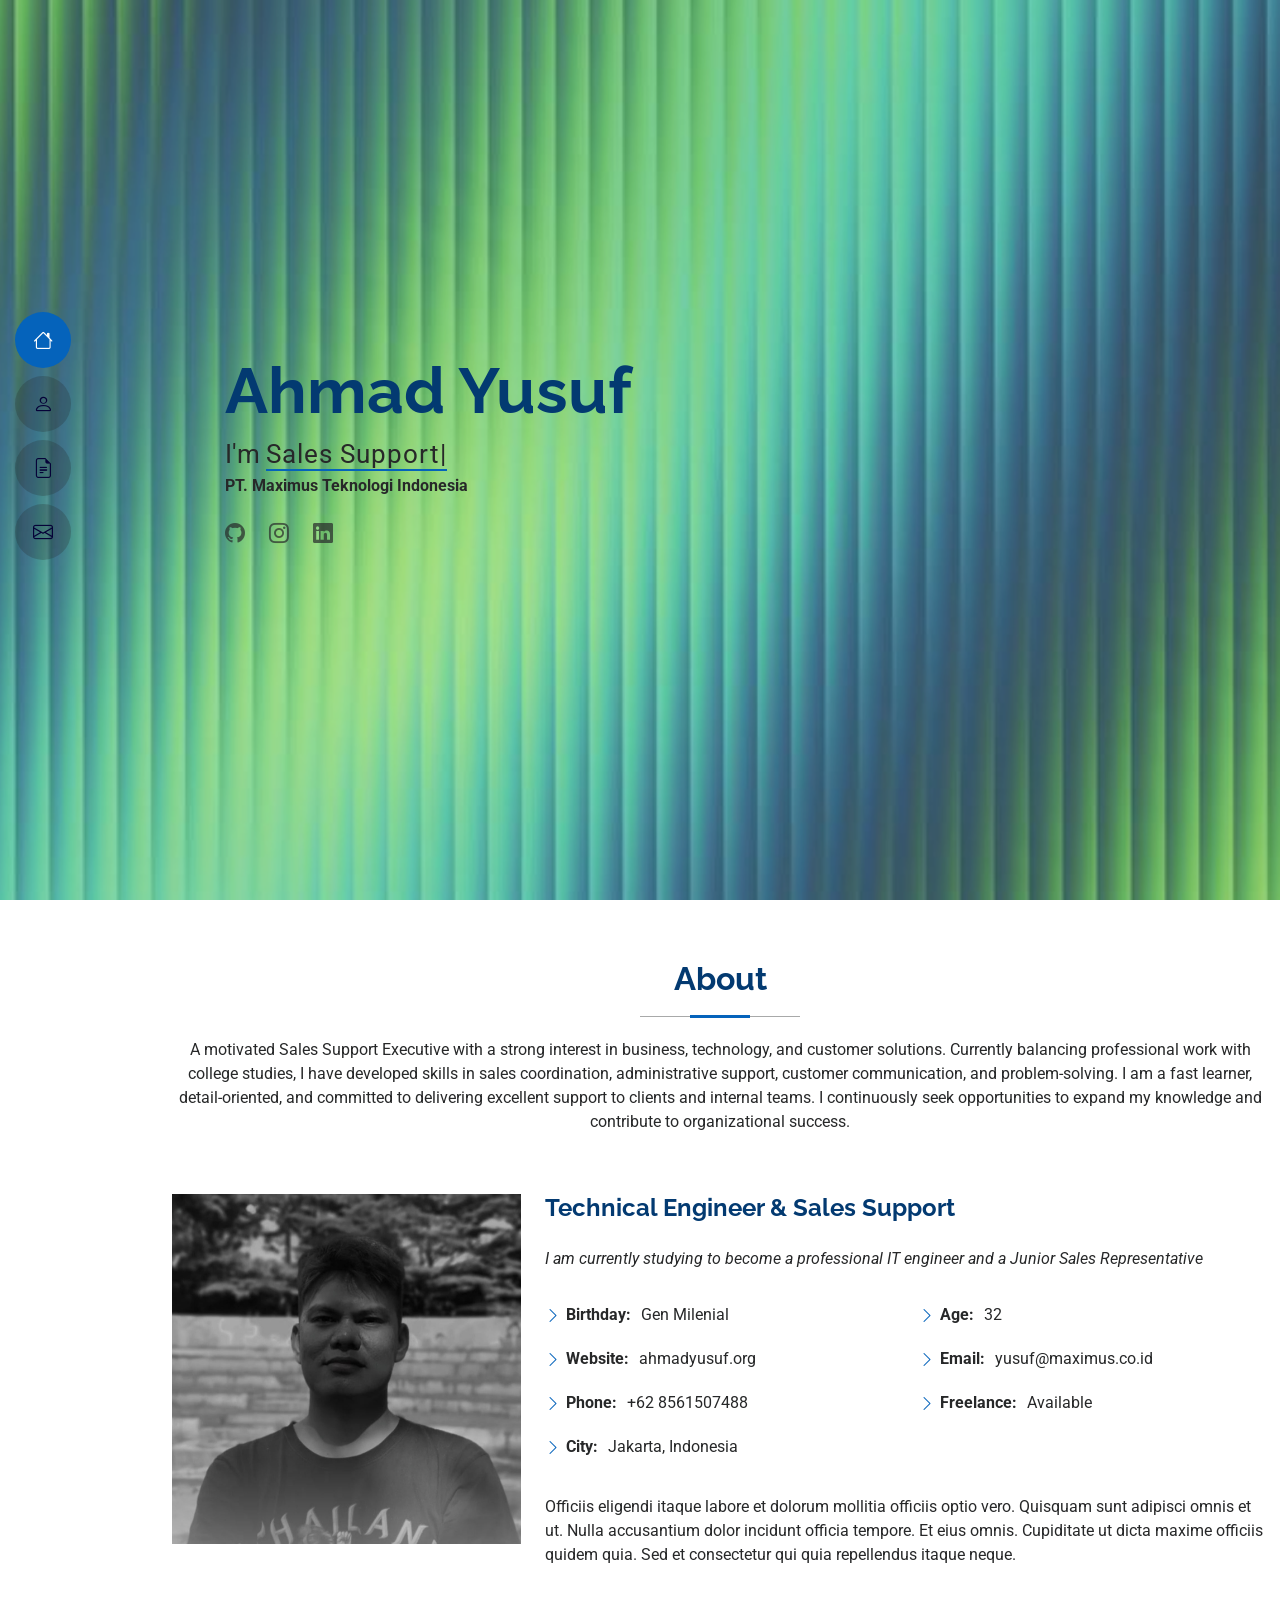
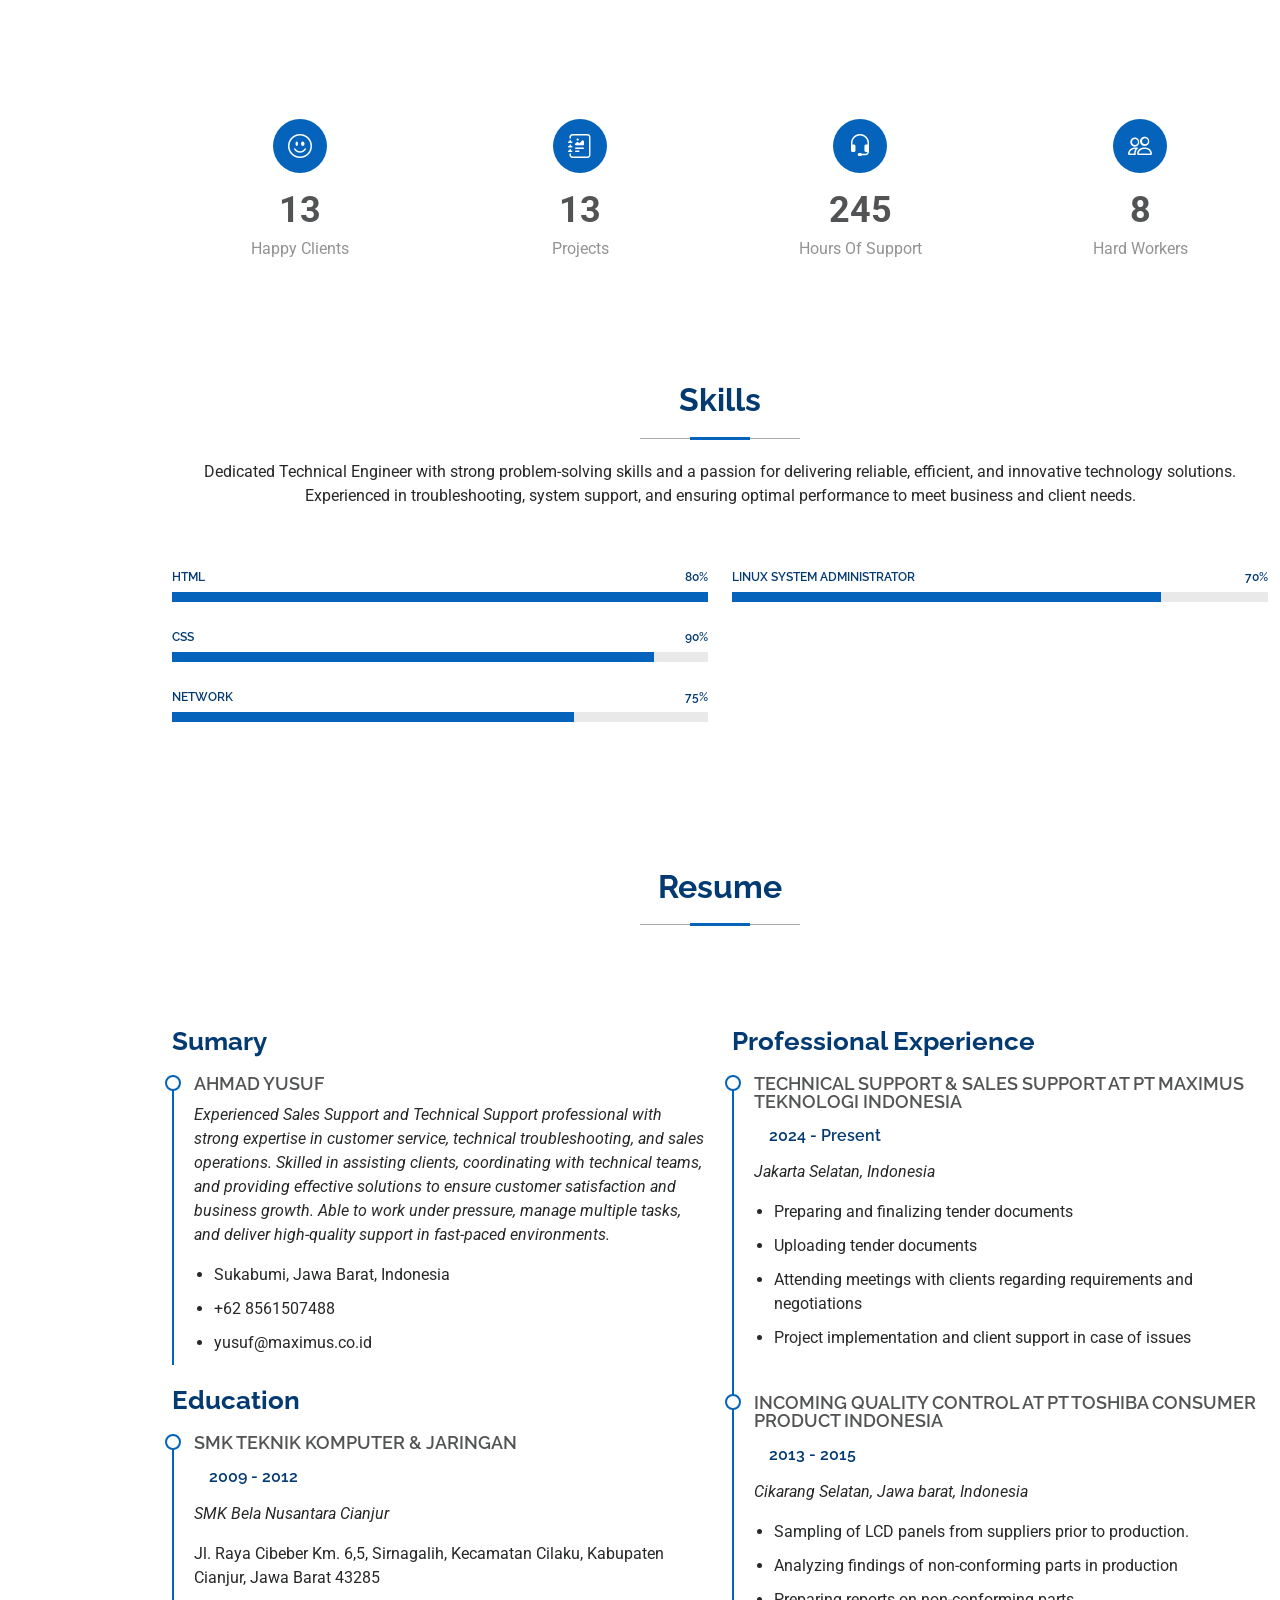
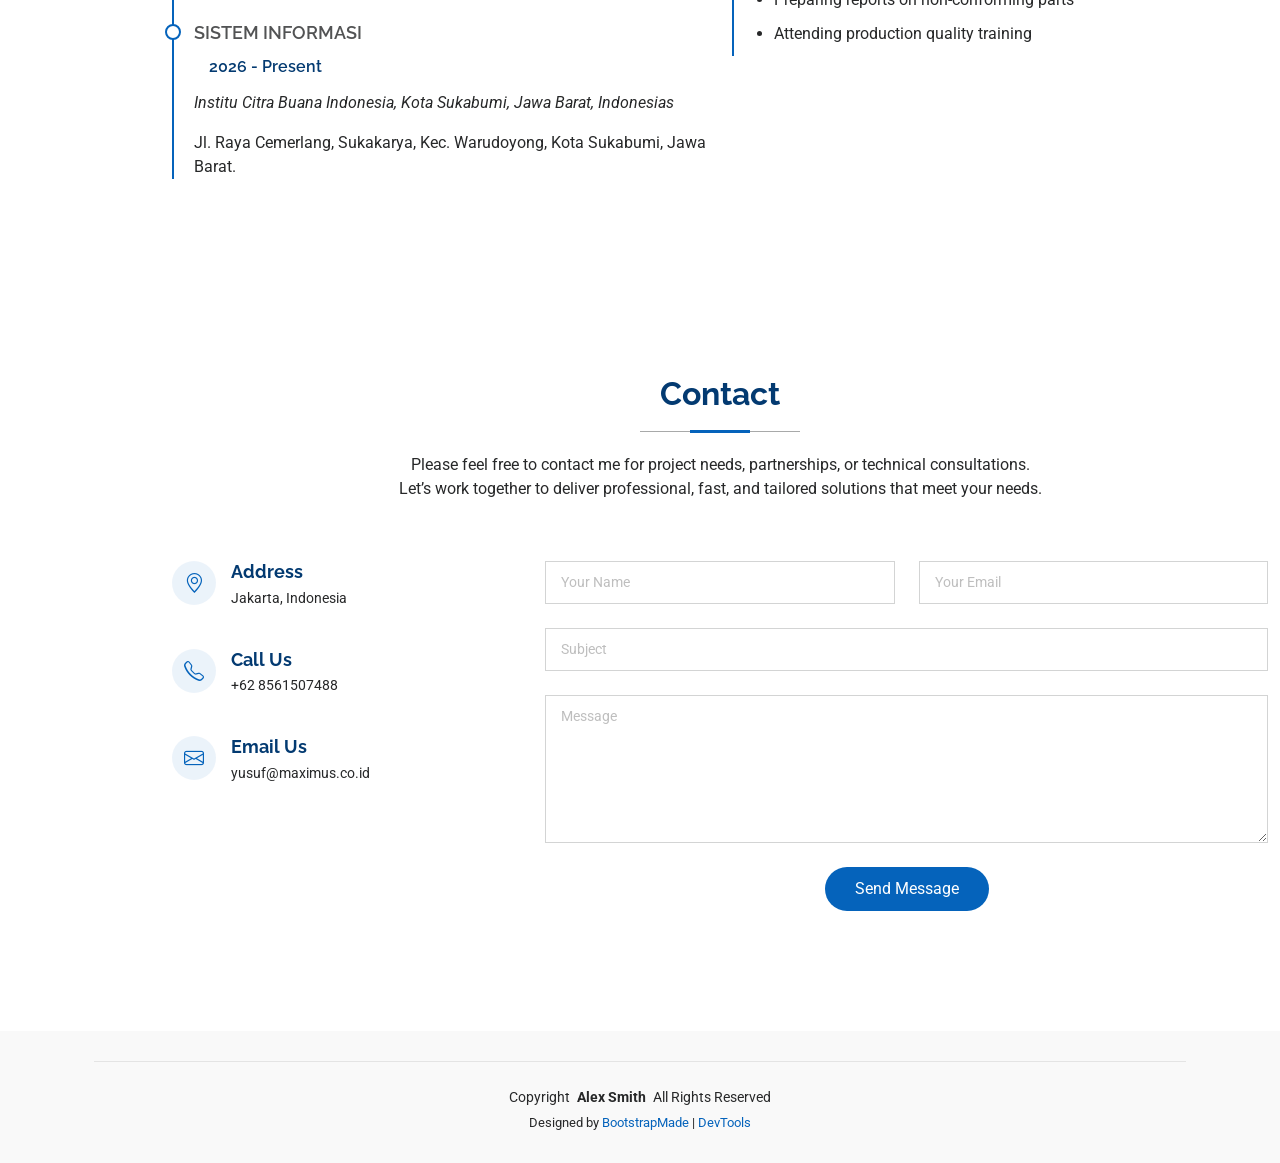
<file: index.html>
<!DOCTYPE html>
<html lang="en">

<head>
  <meta charset="utf-8">
  <meta content="width=device-width, initial-scale=1.0" name="viewport">
  <title>Ahmad Yusuf</title>
  <meta content="" name="description">
  <meta content="" name="keywords">

  <!-- Favicons -->
  <link href="favicon.ico" rel="icon">
  <link href="assets/img/apple-touch-icon.png" rel="apple-touch-icon">

  <!-- Fonts -->
  <link href="https://fonts.googleapis.com" rel="preconnect">
  <link href="https://fonts.gstatic.com" rel="preconnect" crossorigin>
  <link href="https://fonts.googleapis.com/css2?family=Roboto:ital,wght@0,100;0,300;0,400;0,500;0,700;0,900;1,100;1,300;1,400;1,500;1,700;1,900&family=Poppins:ital,wght@0,100;0,200;0,300;0,400;0,500;0,600;0,700;0,800;0,900;1,100;1,200;1,300;1,400;1,500;1,600;1,700;1,800;1,900&family=Raleway:ital,wght@0,100;0,200;0,300;0,400;0,500;0,600;0,700;0,800;0,900;1,100;1,200;1,300;1,400;1,500;1,600;1,700;1,800;1,900&display=swap" rel="stylesheet">

  <!-- Vendor CSS Files -->
  <link href="assets/vendor/bootstrap/css/bootstrap.min.css" rel="stylesheet">
  <link href="assets/vendor/bootstrap-icons/bootstrap-icons.css" rel="stylesheet">
  <link href="assets/vendor/aos/aos.css" rel="stylesheet">
  <link href="assets/vendor/glightbox/css/glightbox.min.css" rel="stylesheet">
  <link href="assets/vendor/swiper/swiper-bundle.min.css" rel="stylesheet">

  <!-- Main CSS File -->
  <link href="assets/css/main.css" rel="stylesheet">

  <!-- =======================================================
  * Template Name: MyResume
  * Template URL: https://bootstrapmade.com/free-html-bootstrap-template-my-resume/
  * Updated: Jun 29 2024 with Bootstrap v5.3.3
  * Author: BootstrapMade.com
  * License: https://bootstrapmade.com/license/
  ======================================================== -->
</head>

<body class="index-page">

  <header id="header" class="header d-flex flex-column justify-content-center">

    <i class="header-toggle d-xl-none bi bi-list"></i>

    <nav id="navmenu" class="navmenu">
      <ul>
        <li><a href="#hero" class="active"><i class="bi bi-house navicon"></i><span>Home</span></a></li>
        <li><a href="#about"><i class="bi bi-person navicon"></i><span>About</span></a></li>
        <li><a href="#resume"><i class="bi bi-file-earmark-text navicon"></i><span>Resume</span></a></li>
        <li><a href="#contact"><i class="bi bi-envelope navicon"></i><span>Contact</span></a></li>
      </ul>
    </nav>

  </header>

  <main class="main">

    <!-- Hero Section -->
    <section id="hero" class="hero section light-background">

      <img src="assets/img/hero-bg4.jpg" alt="">

      <div class="container" data-aos="zoom-out">
        <div class="row justify-content-center">
          <div class="col-lg-9">
            <h2>Ahmad Yusuf</h2>
            <p>I'm <span class="typed" data-typed-items="Sales Support, Technical Engineer">Sales Support</span><span class="typed-cursor typed-cursor--blink" aria-hidden="true"></span></p>
            <strong>PT. Maximus Teknologi Indonesia</strong>
            <div class="social-links">
              <a href="https://github.com/ahmadyusuf347"><i class="bi bi-github"></i></a>
              <a href="https://www.instagram.com/ahmdysf_8?igsh=d2UyM3AxNzJvaDZ4"><i class="bi bi-instagram"></i></a>
              <a href="https://www.linkedin.com/in/ahmad-yusuf-6816711ab/"><i class="bi bi-linkedin"></i></a>
            </div>
          </div>
        </div>
      </div>

    </section><!-- /Hero Section -->

    <!-- About Section -->
    <section id="about" class="about section">

      <!-- Section Title -->
      <div class="container section-title" data-aos="fade-up">
        <h2>About</h2>
        <p>A motivated Sales Support Executive with a strong interest in business, technology, and customer solutions. Currently balancing professional work with college studies, I have developed skills in sales coordination, administrative support, customer communication, and problem-solving.

I am a fast learner, detail-oriented, and committed to delivering excellent support to clients and internal teams. I continuously seek opportunities to expand my knowledge and contribute to organizational success.</p>
      </div><!-- End Section Title -->

      <div class="container" data-aos="fade-up" data-aos-delay="100">

        <div class="row gy-4 justify-content-center">
          <div class="col-lg-4">
            <img src="assets/img/profile-img.jpg" class="img-fluid" alt="">
          </div>
          <div class="col-lg-8 content">
            <h2>Technical Engineer & Sales Support</h2>
            <p class="fst-italic py-3">
              I am currently studying to become a professional IT engineer and a Junior Sales Representative
            </p>
            <div class="row">
              <div class="col-lg-6">
                <ul>
                  <li><i class="bi bi-chevron-right"></i> <strong>Birthday:</strong> <span>Gen Milenial</span></li>
                  <li><i class="bi bi-chevron-right"></i> <strong>Website:</strong> <span>ahmadyusuf.org</span></li>
                  <li><i class="bi bi-chevron-right"></i> <strong>Phone:</strong> <span>+62 8561507488</span></li>
                  <li><i class="bi bi-chevron-right"></i> <strong>City:</strong> <span>Jakarta, Indonesia</span></li>
                </ul>
              </div>
              <div class="col-lg-6">
                <ul>
                  <li><i class="bi bi-chevron-right"></i> <strong>Age:</strong> <span>32</span></li>
                  <li><i class="bi bi-chevron-right"></i> <strong>Email:</strong> <span>yusuf@maximus.co.id</span></li>
                  <li><i class="bi bi-chevron-right"></i> <strong>Freelance:</strong> <span>Available</span></li>
                </ul>
              </div>
            </div>
            <p class="py-3">
              Officiis eligendi itaque labore et dolorum mollitia officiis optio vero. Quisquam sunt adipisci omnis et ut. Nulla accusantium dolor incidunt officia tempore. Et eius omnis.
              Cupiditate ut dicta maxime officiis quidem quia. Sed et consectetur qui quia repellendus itaque neque.
            </p>
          </div>
        </div>

      </div>

    </section><!-- /About Section -->

    <!-- Stats Section -->
    <section id="stats" class="stats section">

      <div class="container" data-aos="fade-up" data-aos-delay="100">

        <div class="row gy-4">

          <div class="col-lg-3 col-md-6 d-flex flex-column align-items-center">
            <i class="bi bi-emoji-smile"></i>
            <div class="stats-item">
              <span data-purecounter-start="0" data-purecounter-end="25" data-purecounter-duration="1" class="purecounter"></span>
              <p>Happy Clients</p>
            </div>
          </div><!-- End Stats Item -->

          <div class="col-lg-3 col-md-6 d-flex flex-column align-items-center">
            <i class="bi bi-journal-richtext"></i>
            <div class="stats-item">
              <span data-purecounter-start="0" data-purecounter-end="25" data-purecounter-duration="1" class="purecounter"></span>
              <p>Projects</p>
            </div>
          </div><!-- End Stats Item -->

          <div class="col-lg-3 col-md-6 d-flex flex-column align-items-center">
            <i class="bi bi-headset"></i>
            <div class="stats-item">
              <span data-purecounter-start="0" data-purecounter-end="463" data-purecounter-duration="1" class="purecounter"></span>
              <p>Hours Of Support</p>
            </div>
          </div><!-- End Stats Item -->

          <div class="col-lg-3 col-md-6 d-flex flex-column align-items-center">
            <i class="bi bi-people"></i>
            <div class="stats-item">
              <span data-purecounter-start="0" data-purecounter-end="15" data-purecounter-duration="1" class="purecounter"></span>
              <p>Hard Workers</p>
            </div>
          </div><!-- End Stats Item -->

        </div>

      </div>

    </section><!-- /Stats Section -->

    <!-- Skills Section -->
    <section id="skills" class="skills section">

      <!-- Section Title -->
      <div class="container section-title" data-aos="fade-up">
        <h2>Skills</h2>
        <p>Dedicated Technical Engineer with strong problem-solving skills and a passion for delivering reliable, efficient, and innovative technology solutions. <br> Experienced in troubleshooting, system support, and ensuring optimal performance to meet business and client needs.</p>
      </div><!-- End Section Title -->

      <div class="container" data-aos="fade-up" data-aos-delay="100">

        <div class="row skills-content skills-animation">

          <div class="col-lg-6">

            <div class="progress">
              <span class="skill"><span>HTML</span> <i class="val">80%</i></span>
              <div class="progress-bar-wrap">
                <div class="progress-bar" role="progressbar" aria-valuenow="100" aria-valuemin="0" aria-valuemax="100"></div>
              </div>
            </div><!-- End Skills Item -->

            <div class="progress">
              <span class="skill"><span>CSS</span> <i class="val">90%</i></span>
              <div class="progress-bar-wrap">
                <div class="progress-bar" role="progressbar" aria-valuenow="90" aria-valuemin="0" aria-valuemax="100"></div>
              </div>
            </div><!-- End Skills Item -->

            <div class="progress">
              <span class="skill"><span>Network</span> <i class="val">75%</i></span>
              <div class="progress-bar-wrap">
                <div class="progress-bar" role="progressbar" aria-valuenow="75" aria-valuemin="0" aria-valuemax="100"></div>
              </div>
            </div><!-- End Skills Item -->

          </div>

          <div class="col-lg-6">

            <div class="progress">
              <span class="skill"><span>Linux System Administrator</span> <i class="val">70%</i></span>
              <div class="progress-bar-wrap">
                <div class="progress-bar" role="progressbar" aria-valuenow="80" aria-valuemin="0" aria-valuemax="100"></div>
              </div>
            </div><!-- End Skills Item -->


          </div>

        </div>

      </div>

    </section><!-- /Skills Section -->

    <!-- Resume Section -->
    <section id="resume" class="resume section">

      <!-- Section Title -->
      <div class="container section-title" data-aos="fade-up">
        <h2>Resume</h2>
      </div><!-- End Section Title -->

      <div class="container">

        <div class="row">

          <div class="col-lg-6" data-aos="fade-up" data-aos-delay="100">
            <h3 class="resume-title">Sumary</h3>

            <div class="resume-item pb-0">
              <h4>Ahmad Yusuf</h4>
              <p><em>Experienced Sales Support and Technical Support professional with strong expertise in customer service, technical troubleshooting, and sales operations. Skilled in assisting clients, coordinating with technical teams, and providing effective solutions to ensure customer satisfaction and business growth. Able to work under pressure, manage multiple tasks, and deliver high-quality support in fast-paced environments.</em></p>
              <ul>
                <li>Sukabumi, Jawa Barat, Indonesia</li>
                <li>+62 8561507488</li>
                <li>yusuf@maximus.co.id</li>
              </ul>
            </div><!-- Edn Resume Item -->

            <h3 class="resume-title">Education</h3>
            <div class="resume-item">
              <h4>SMK Teknik Komputer & Jaringan</h4>
              <h5>2009 - 2012</h5>
              <p><em>SMK Bela Nusantara Cianjur</em></p>
              <p>Jl. Raya Cibeber Km. 6,5, Sirnagalih, Kecamatan Cilaku, Kabupaten Cianjur, Jawa Barat 43285</p>
            </div><!-- Edn Resume Item -->

            <div class="resume-item">
              <h4>Sistem Informasi</h4>
              <h5>2026 - Present</h5>
              <p><em>Institu Citra Buana Indonesia, Kota Sukabumi, Jawa Barat, Indonesias</em></p>
              <p>Jl. Raya Cemerlang, Sukakarya, Kec. Warudoyong, Kota Sukabumi, Jawa Barat.</p>
            </div><!-- Edn Resume Item -->

          </div>

          <div class="col-lg-6" data-aos="fade-up" data-aos-delay="200">
            <h3 class="resume-title">Professional Experience</h3>
            <div class="resume-item">
              <h4>Technical Support & Sales Support  at PT Maximus Teknologi Indonesia</h4>
              <h5>2024 - Present</h5>
              <p><em>Jakarta Selatan, Indonesia </em></p>
              <ul>
                <li>Preparing and finalizing tender documents</li>
                <li>Uploading tender documents </li>
                <li>Attending meetings with clients regarding requirements and negotiations</li>
                <li>Project implementation and client support in case of issues</li>
              </ul>
            </div><!-- Edn Resume Item -->

            <div class="resume-item">
              <h4>Incoming Quality Control at PT Toshiba Consumer Product Indonesia</h4>
              <h5>2013 - 2015</h5>
              <p><em>Cikarang Selatan, Jawa barat, Indonesia</em></p>
              <ul>
                <li>Sampling of LCD panels from suppliers prior to production.</li>
                <li>Analyzing findings of non-conforming parts in production</li>
                <li>Preparing reports on non-conforming parts</li>
                <li>Attending production quality training</li>
              </ul>
            </div><!-- Edn Resume Item -->

          </div>

        </div>

      </div>

    </section><!-- /Resume Section -->

    <!-- Portfolio Section -->
    <section id="portfolio" class="portfolio section">

  

    <!-- Contact Section -->
    <section id="contact" class="contact section">

      <!-- Section Title -->
      <div class="container section-title" data-aos="fade-up">
        <h2>Contact</h2>
        <p>Please feel free to contact me for project needs, partnerships, or technical consultations.
           <br> Let’s work together to deliver professional, fast, and tailored solutions that meet your needs.</p>
      </div><!-- End Section Title -->

      <div class="container" data-aos="fade" data-aos-delay="100">

        <div class="row gy-4">

          <div class="col-lg-4">
            <div class="info-item d-flex" data-aos="fade-up" data-aos-delay="200">
              <i class="bi bi-geo-alt flex-shrink-0"></i>
              <div>
                <h3>Address</h3>
                <p>Jakarta, Indonesia</p>
              </div>
            </div><!-- End Info Item -->

            <div class="info-item d-flex" data-aos="fade-up" data-aos-delay="300">
              <i class="bi bi-telephone flex-shrink-0"></i>
              <div>
                <h3>Call Us</h3>
                <p>+62 8561507488</p>
              </div>
            </div><!-- End Info Item -->

            <div class="info-item d-flex" data-aos="fade-up" data-aos-delay="400">
              <i class="bi bi-envelope flex-shrink-0"></i>
              <div>
                <h3>Email Us</h3>
                <p>yusuf@maximus.co.id</p>
              </div>
            </div><!-- End Info Item -->

          </div>

          <div class="col-lg-8">
            <form action="forms/contact.php" method="post" class="php-email-form" data-aos="fade-up" data-aos-delay="200">
              <div class="row gy-4">

                <div class="col-md-6">
                  <input type="text" name="name" class="form-control" placeholder="Your Name" required="">
                </div>

                <div class="col-md-6 ">
                  <input type="email" class="form-control" name="email" placeholder="Your Email" required="">
                </div>

                <div class="col-md-12">
                  <input type="text" class="form-control" name="subject" placeholder="Subject" required="">
                </div>

                <div class="col-md-12">
                  <textarea class="form-control" name="message" rows="6" placeholder="Message" required=""></textarea>
                </div>

                <div class="col-md-12 text-center">
                  <div class="loading">Loading</div>
                  <div class="error-message"></div>
                  <div class="sent-message">Your message has been sent. Thank you!</div>

                  <button type="submit">Send Message</button>
                </div>

              </div>
            </form>
          </div><!-- End Contact Form -->

        </div>

      </div>

    </section><!-- /Contact Section -->

  </main>

  <footer id="footer" class="footer position-relative light-background">
    <div class="container">
      <div class="container">
        <div class="copyright">
          <span>Copyright</span> <strong class="px-1 sitename">Alex Smith</strong> <span>All Rights Reserved</span>
        </div>
        <div class="credits">
          <!-- All the links in the footer should remain intact. -->
          <!-- You can delete the links only if you've purchased the pro version. -->
          <!-- Licensing information: https://bootstrapmade.com/license/ -->
          <!-- Purchase the pro version with working PHP/AJAX contact form: [buy-url] -->
          Designed by <a href="https://bootstrapmade.com/">BootstrapMade</a> | <a href="https://bootstrapmade.com/tools/">DevTools</a>
        </div>
      </div>
    </div>
  </footer>

  <!-- Scroll Top -->
  <a href="#" id="scroll-top" class="scroll-top d-flex align-items-center justify-content-center"><i class="bi bi-arrow-up-short"></i></a>

  <!-- Preloader -->
  <div id="preloader"></div>

  <!-- Vendor JS Files -->
  <script src="assets/vendor/bootstrap/js/bootstrap.bundle.min.js"></script>
  <script src="assets/vendor/php-email-form/validate.js"></script>
  <script src="assets/vendor/aos/aos.js"></script>
  <script src="assets/vendor/typed.js/typed.umd.js"></script>
  <script src="assets/vendor/purecounter/purecounter_vanilla.js"></script>
  <script src="assets/vendor/waypoints/noframework.waypoints.js"></script>
  <script src="assets/vendor/glightbox/js/glightbox.min.js"></script>
  <script src="assets/vendor/imagesloaded/imagesloaded.pkgd.min.js"></script>
  <script src="assets/vendor/isotope-layout/isotope.pkgd.min.js"></script>
  <script src="assets/vendor/swiper/swiper-bundle.min.js"></script>

  <!-- Main JS File -->
  <script src="assets/js/main.js"></script>

</body>

</html>
</file>
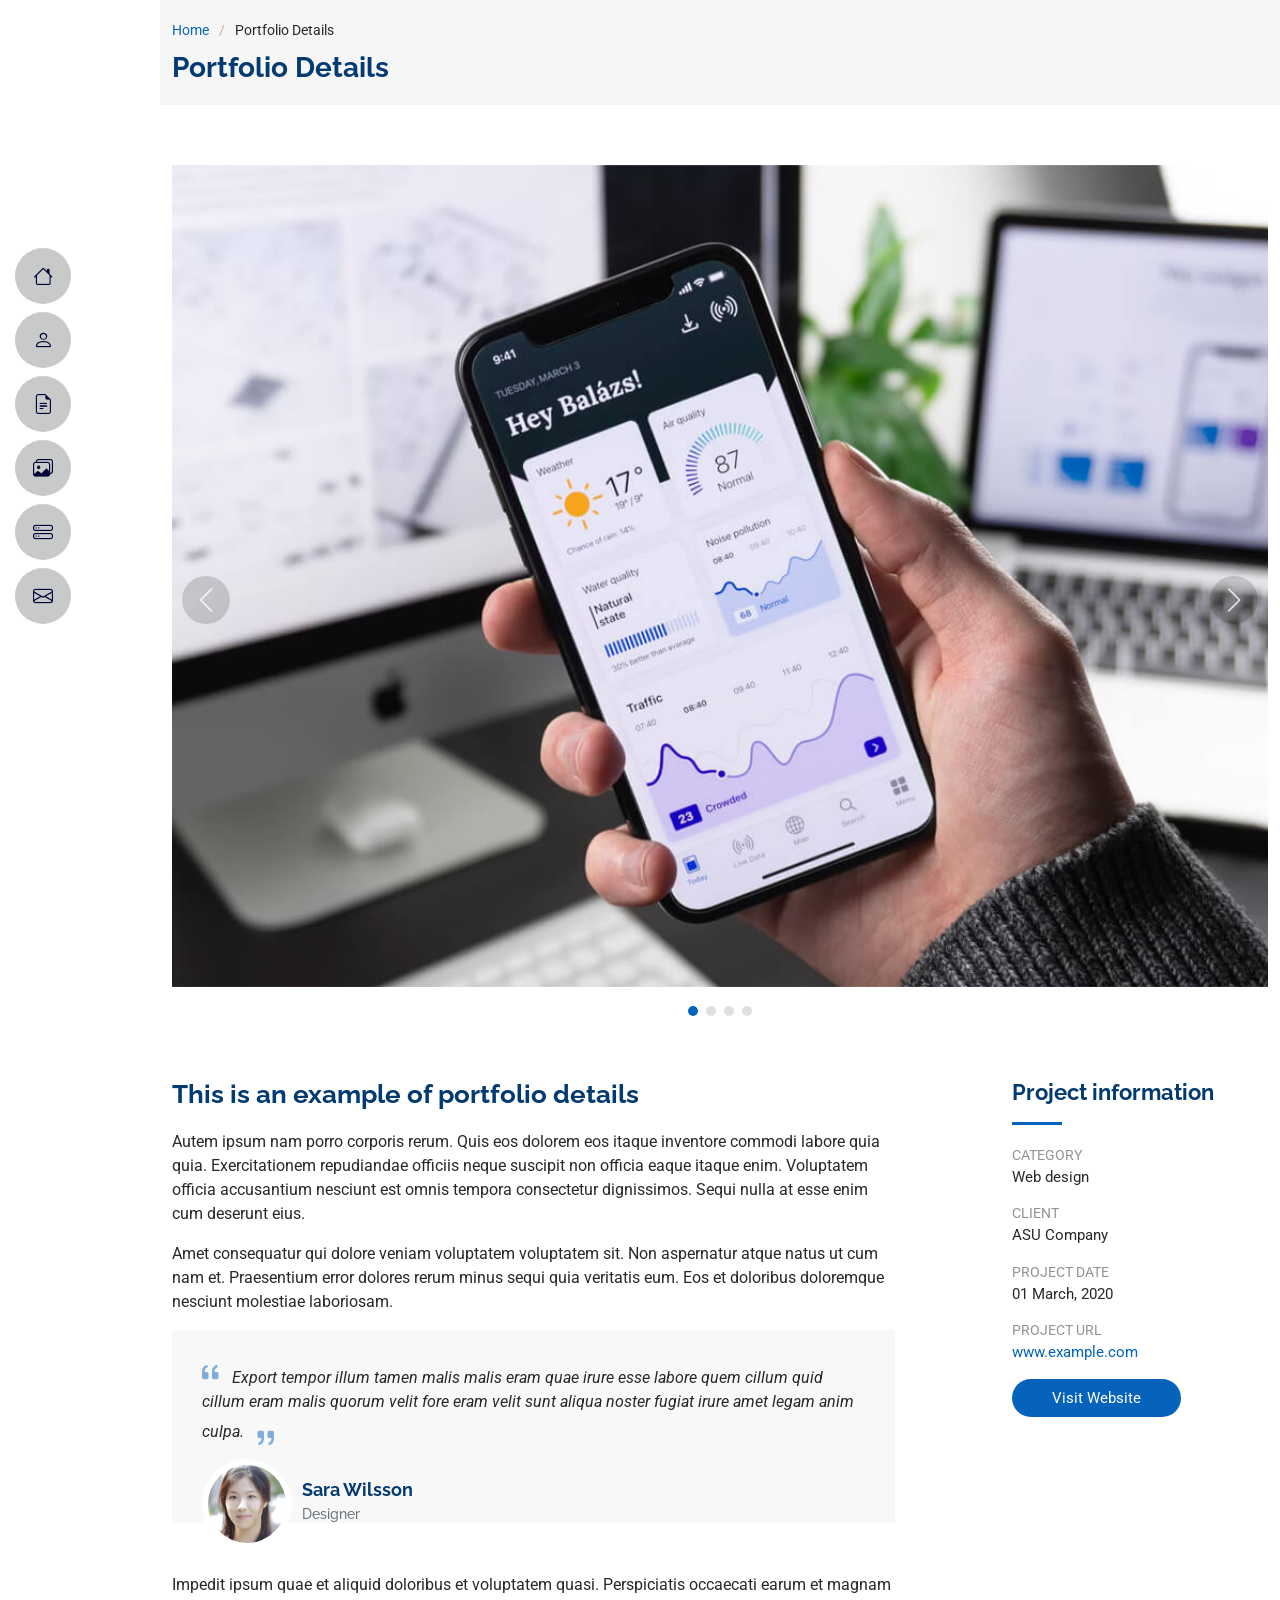
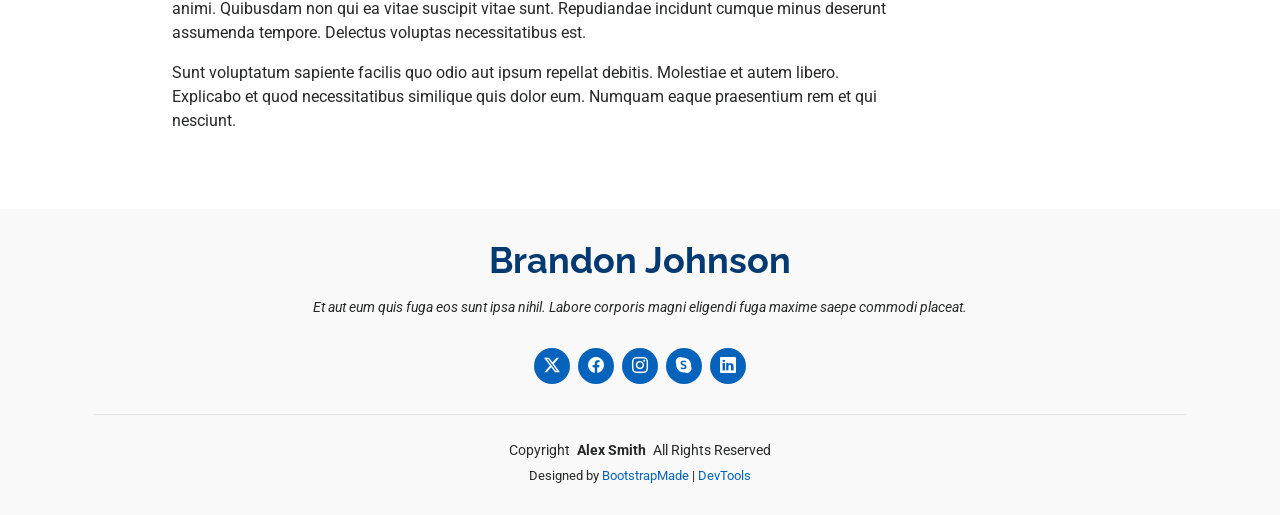
<file: portfolio-details.html>
<!DOCTYPE html>
<html lang="en">

<head>
  <meta charset="utf-8">
  <meta content="width=device-width, initial-scale=1.0" name="viewport">
  <title>Portfolio Details - MyResume Bootstrap Template</title>
  <meta content="" name="description">
  <meta content="" name="keywords">

  <!-- Favicons -->
  <link href="assets/img/favicon.png" rel="icon">
  <link href="assets/img/apple-touch-icon.png" rel="apple-touch-icon">

  <!-- Fonts -->
  <link href="https://fonts.googleapis.com" rel="preconnect">
  <link href="https://fonts.gstatic.com" rel="preconnect" crossorigin>
  <link href="https://fonts.googleapis.com/css2?family=Roboto:ital,wght@0,100;0,300;0,400;0,500;0,700;0,900;1,100;1,300;1,400;1,500;1,700;1,900&family=Poppins:ital,wght@0,100;0,200;0,300;0,400;0,500;0,600;0,700;0,800;0,900;1,100;1,200;1,300;1,400;1,500;1,600;1,700;1,800;1,900&family=Raleway:ital,wght@0,100;0,200;0,300;0,400;0,500;0,600;0,700;0,800;0,900;1,100;1,200;1,300;1,400;1,500;1,600;1,700;1,800;1,900&display=swap" rel="stylesheet">

  <!-- Vendor CSS Files -->
  <link href="assets/vendor/bootstrap/css/bootstrap.min.css" rel="stylesheet">
  <link href="assets/vendor/bootstrap-icons/bootstrap-icons.css" rel="stylesheet">
  <link href="assets/vendor/aos/aos.css" rel="stylesheet">
  <link href="assets/vendor/glightbox/css/glightbox.min.css" rel="stylesheet">
  <link href="assets/vendor/swiper/swiper-bundle.min.css" rel="stylesheet">

  <!-- Main CSS File -->
  <link href="assets/css/main.css" rel="stylesheet">

  <!-- =======================================================
  * Template Name: MyResume
  * Template URL: https://bootstrapmade.com/free-html-bootstrap-template-my-resume/
  * Updated: Jun 29 2024 with Bootstrap v5.3.3
  * Author: BootstrapMade.com
  * License: https://bootstrapmade.com/license/
  ======================================================== -->
</head>

<body class="portfolio-details-page">

  <header id="header" class="header d-flex flex-column justify-content-center">

    <i class="header-toggle d-xl-none bi bi-list"></i>

    <nav id="navmenu" class="navmenu">
      <ul>
        <li><a href="#hero"><i class="bi bi-house navicon"></i><span>Home</span></a></li>
        <li><a href="#about"><i class="bi bi-person navicon"></i><span>About</span></a></li>
        <li><a href="#resume"><i class="bi bi-file-earmark-text navicon"></i><span>Resume</span></a></li>
        <li><a href="#portfolio"><i class="bi bi-images navicon"></i><span>Portfolio</span></a></li>
        <li><a href="#services"><i class="bi bi-hdd-stack navicon"></i><span>Services</span></a></li>
        <li><a href="#contact"><i class="bi bi-envelope navicon"></i><span>Contact</span></a></li>
      </ul>
    </nav>

  </header>

  <main class="main">

    <!-- Page Title -->
    <div class="page-title" data-aos="fade">
      <div class="container">
        <nav class="breadcrumbs">
          <ol>
            <li><a href="index.html">Home</a></li>
            <li class="current">Portfolio Details</li>
          </ol>
        </nav>
        <h1>Portfolio Details</h1>
      </div>
    </div><!-- End Page Title -->

    <!-- Portfolio Details Section -->
    <section id="portfolio-details" class="portfolio-details section">

      <div class="container" data-aos="fade-up">

        <div class="portfolio-details-slider swiper init-swiper">
          <script type="application/json" class="swiper-config">
            {
              "loop": true,
              "speed": 600,
              "autoplay": {
                "delay": 5000
              },
              "slidesPerView": "auto",
              "navigation": {
                "nextEl": ".swiper-button-next",
                "prevEl": ".swiper-button-prev"
              },
              "pagination": {
                "el": ".swiper-pagination",
                "type": "bullets",
                "clickable": true
              }
            }
          </script>
          <div class="swiper-wrapper align-items-center">

            <div class="swiper-slide">
              <img src="assets/img/portfolio/app-1.jpg" alt="">
            </div>

            <div class="swiper-slide">
              <img src="assets/img/portfolio/product-1.jpg" alt="">
            </div>

            <div class="swiper-slide">
              <img src="assets/img/portfolio/branding-1.jpg" alt="">
            </div>

            <div class="swiper-slide">
              <img src="assets/img/portfolio/books-1.jpg" alt="">
            </div>

          </div>
          <div class="swiper-button-prev"></div>
          <div class="swiper-button-next"></div>
          <div class="swiper-pagination"></div>
        </div>

        <div class="row justify-content-between gy-4 mt-4">

          <div class="col-lg-8" data-aos="fade-up">
            <div class="portfolio-description">
              <h2>This is an example of portfolio details</h2>
              <p>
                Autem ipsum nam porro corporis rerum. Quis eos dolorem eos itaque inventore commodi labore quia quia. Exercitationem repudiandae officiis neque suscipit non officia eaque itaque enim. Voluptatem officia accusantium nesciunt est omnis tempora consectetur dignissimos. Sequi nulla at esse enim cum deserunt eius.
              </p>
              <p>
                Amet consequatur qui dolore veniam voluptatem voluptatem sit. Non aspernatur atque natus ut cum nam et. Praesentium error dolores rerum minus sequi quia veritatis eum. Eos et doloribus doloremque nesciunt molestiae laboriosam.
              </p>

              <div class="testimonial-item">
                <p>
                  <i class="bi bi-quote quote-icon-left"></i>
                  <span>Export tempor illum tamen malis malis eram quae irure esse labore quem cillum quid cillum eram malis quorum velit fore eram velit sunt aliqua noster fugiat irure amet legam anim culpa.</span>
                  <i class="bi bi-quote quote-icon-right"></i>
                </p>
                <div>
                  <img src="assets/img/testimonials/testimonials-2.jpg" class="testimonial-img" alt="">
                  <h3>Sara Wilsson</h3>
                  <h4>Designer</h4>
                </div>
              </div>

              <p>
                Impedit ipsum quae et aliquid doloribus et voluptatem quasi. Perspiciatis occaecati earum et magnam animi. Quibusdam non qui ea vitae suscipit vitae sunt. Repudiandae incidunt cumque minus deserunt assumenda tempore. Delectus voluptas necessitatibus est.
              </p>

              <p>
                Sunt voluptatum sapiente facilis quo odio aut ipsum repellat debitis. Molestiae et autem libero. Explicabo et quod necessitatibus similique quis dolor eum. Numquam eaque praesentium rem et qui nesciunt.
              </p>

            </div>
          </div>

          <div class="col-lg-3" data-aos="fade-up" data-aos-delay="100">
            <div class="portfolio-info">
              <h3>Project information</h3>
              <ul>
                <li><strong>Category</strong> Web design</li>
                <li><strong>Client</strong> ASU Company</li>
                <li><strong>Project date</strong> 01 March, 2020</li>
                <li><strong>Project URL</strong> <a href="#">www.example.com</a></li>
                <li><a href="#" class="btn-visit align-self-start">Visit Website</a></li>
              </ul>
            </div>
          </div>

        </div>

      </div>

    </section><!-- /Portfolio Details Section -->

  </main>

  <footer id="footer" class="footer position-relative light-background">
    <div class="container">
      <h3 class="sitename">Brandon Johnson</h3>
      <p>Et aut eum quis fuga eos sunt ipsa nihil. Labore corporis magni eligendi fuga maxime saepe commodi placeat.</p>
      <div class="social-links d-flex justify-content-center">
        <a href=""><i class="bi bi-twitter-x"></i></a>
        <a href=""><i class="bi bi-facebook"></i></a>
        <a href=""><i class="bi bi-instagram"></i></a>
        <a href=""><i class="bi bi-skype"></i></a>
        <a href=""><i class="bi bi-linkedin"></i></a>
      </div>
      <div class="container">
        <div class="copyright">
          <span>Copyright</span> <strong class="px-1 sitename">Alex Smith</strong> <span>All Rights Reserved</span>
        </div>
        <div class="credits">
          <!-- All the links in the footer should remain intact. -->
          <!-- You can delete the links only if you've purchased the pro version. -->
          <!-- Licensing information: https://bootstrapmade.com/license/ -->
          <!-- Purchase the pro version with working PHP/AJAX contact form: [buy-url] -->
          Designed by <a href="https://bootstrapmade.com/">BootstrapMade</a> | <a href="https://bootstrapmade.com/tools/">DevTools</a>
        </div>
      </div>
    </div>
  </footer>

  <!-- Scroll Top -->
  <a href="#" id="scroll-top" class="scroll-top d-flex align-items-center justify-content-center"><i class="bi bi-arrow-up-short"></i></a>

  <!-- Preloader -->
  <div id="preloader"></div>

  <!-- Vendor JS Files -->
  <script src="assets/vendor/bootstrap/js/bootstrap.bundle.min.js"></script>
  <script src="assets/vendor/php-email-form/validate.js"></script>
  <script src="assets/vendor/aos/aos.js"></script>
  <script src="assets/vendor/typed.js/typed.umd.js"></script>
  <script src="assets/vendor/purecounter/purecounter_vanilla.js"></script>
  <script src="assets/vendor/waypoints/noframework.waypoints.js"></script>
  <script src="assets/vendor/glightbox/js/glightbox.min.js"></script>
  <script src="assets/vendor/imagesloaded/imagesloaded.pkgd.min.js"></script>
  <script src="assets/vendor/isotope-layout/isotope.pkgd.min.js"></script>
  <script src="assets/vendor/swiper/swiper-bundle.min.js"></script>

  <!-- Main JS File -->
  <script src="assets/js/main.js"></script>

</body>

</html>
</file>
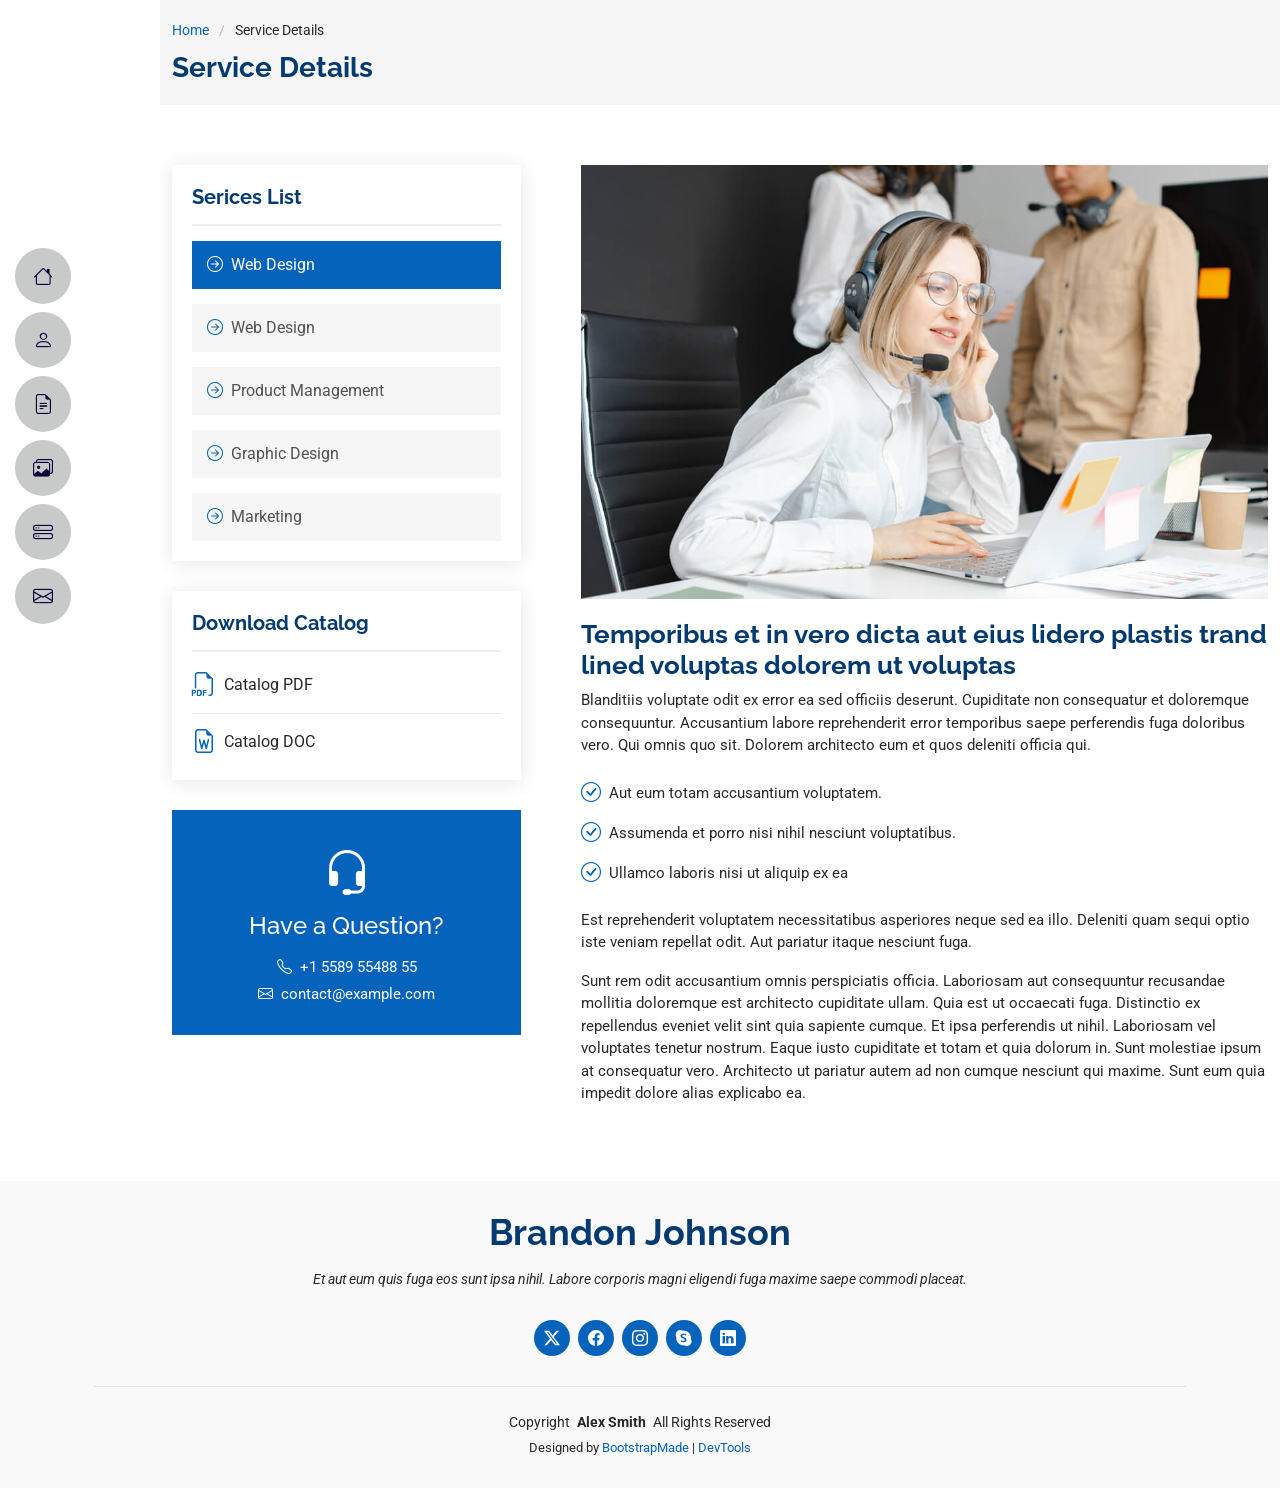
<file: service-details.html>
<!DOCTYPE html>
<html lang="en">

<head>
  <meta charset="utf-8">
  <meta content="width=device-width, initial-scale=1.0" name="viewport">
  <title>Service Details - MyResume Bootstrap Template</title>
  <meta content="" name="description">
  <meta content="" name="keywords">

  <!-- Favicons -->
  <link href="assets/img/favicon.png" rel="icon">
  <link href="assets/img/apple-touch-icon.png" rel="apple-touch-icon">

  <!-- Fonts -->
  <link href="https://fonts.googleapis.com" rel="preconnect">
  <link href="https://fonts.gstatic.com" rel="preconnect" crossorigin>
  <link href="https://fonts.googleapis.com/css2?family=Roboto:ital,wght@0,100;0,300;0,400;0,500;0,700;0,900;1,100;1,300;1,400;1,500;1,700;1,900&family=Poppins:ital,wght@0,100;0,200;0,300;0,400;0,500;0,600;0,700;0,800;0,900;1,100;1,200;1,300;1,400;1,500;1,600;1,700;1,800;1,900&family=Raleway:ital,wght@0,100;0,200;0,300;0,400;0,500;0,600;0,700;0,800;0,900;1,100;1,200;1,300;1,400;1,500;1,600;1,700;1,800;1,900&display=swap" rel="stylesheet">

  <!-- Vendor CSS Files -->
  <link href="assets/vendor/bootstrap/css/bootstrap.min.css" rel="stylesheet">
  <link href="assets/vendor/bootstrap-icons/bootstrap-icons.css" rel="stylesheet">
  <link href="assets/vendor/aos/aos.css" rel="stylesheet">
  <link href="assets/vendor/glightbox/css/glightbox.min.css" rel="stylesheet">
  <link href="assets/vendor/swiper/swiper-bundle.min.css" rel="stylesheet">

  <!-- Main CSS File -->
  <link href="assets/css/main.css" rel="stylesheet">

  <!-- =======================================================
  * Template Name: MyResume
  * Template URL: https://bootstrapmade.com/free-html-bootstrap-template-my-resume/
  * Updated: Jun 29 2024 with Bootstrap v5.3.3
  * Author: BootstrapMade.com
  * License: https://bootstrapmade.com/license/
  ======================================================== -->
</head>

<body class="service-details-page">

  <header id="header" class="header d-flex flex-column justify-content-center">

    <i class="header-toggle d-xl-none bi bi-list"></i>

    <nav id="navmenu" class="navmenu">
      <ul>
        <li><a href="#hero"><i class="bi bi-house navicon"></i><span>Home</span></a></li>
        <li><a href="#about"><i class="bi bi-person navicon"></i><span>About</span></a></li>
        <li><a href="#resume"><i class="bi bi-file-earmark-text navicon"></i><span>Resume</span></a></li>
        <li><a href="#portfolio"><i class="bi bi-images navicon"></i><span>Portfolio</span></a></li>
        <li><a href="#services"><i class="bi bi-hdd-stack navicon"></i><span>Services</span></a></li>
        <li><a href="#contact"><i class="bi bi-envelope navicon"></i><span>Contact</span></a></li>
      </ul>
    </nav>

  </header>

  <main class="main">

    <!-- Page Title -->
    <div class="page-title" data-aos="fade">
      <div class="container">
        <nav class="breadcrumbs">
          <ol>
            <li><a href="index.html">Home</a></li>
            <li class="current">Service Details</li>
          </ol>
        </nav>
        <h1>Service Details</h1>
      </div>
    </div><!-- End Page Title -->

    <!-- Service Details Section -->
    <section id="service-details" class="service-details section">

      <div class="container">

        <div class="row gy-5">

          <div class="col-lg-4" data-aos="fade-up" data-aos-delay="100">

            <div class="service-box">
              <h4>Serices List</h4>
              <div class="services-list">
                <a href="#" class="active"><i class="bi bi-arrow-right-circle"></i><span>Web Design</span></a>
                <a href="#"><i class="bi bi-arrow-right-circle"></i><span>Web Design</span></a>
                <a href="#"><i class="bi bi-arrow-right-circle"></i><span>Product Management</span></a>
                <a href="#"><i class="bi bi-arrow-right-circle"></i><span>Graphic Design</span></a>
                <a href="#"><i class="bi bi-arrow-right-circle"></i><span>Marketing</span></a>
              </div>
            </div><!-- End Services List -->

            <div class="service-box">
              <h4>Download Catalog</h4>
              <div class="download-catalog">
                <a href="#"><i class="bi bi-filetype-pdf"></i><span>Catalog PDF</span></a>
                <a href="#"><i class="bi bi-file-earmark-word"></i><span>Catalog DOC</span></a>
              </div>
            </div><!-- End Services List -->

            <div class="help-box d-flex flex-column justify-content-center align-items-center">
              <i class="bi bi-headset help-icon"></i>
              <h4>Have a Question?</h4>
              <p class="d-flex align-items-center mt-2 mb-0"><i class="bi bi-telephone me-2"></i> <span>+1 5589 55488 55</span></p>
              <p class="d-flex align-items-center mt-1 mb-0"><i class="bi bi-envelope me-2"></i> <a href="mailto:contact@example.com">contact@example.com</a></p>
            </div>

          </div>

          <div class="col-lg-8 ps-lg-5" data-aos="fade-up" data-aos-delay="200">
            <img src="assets/img/services.jpg" alt="" class="img-fluid services-img">
            <h3>Temporibus et in vero dicta aut eius lidero plastis trand lined voluptas dolorem ut voluptas</h3>
            <p>
              Blanditiis voluptate odit ex error ea sed officiis deserunt. Cupiditate non consequatur et doloremque consequuntur. Accusantium labore reprehenderit error temporibus saepe perferendis fuga doloribus vero. Qui omnis quo sit. Dolorem architecto eum et quos deleniti officia qui.
            </p>
            <ul>
              <li><i class="bi bi-check-circle"></i> <span>Aut eum totam accusantium voluptatem.</span></li>
              <li><i class="bi bi-check-circle"></i> <span>Assumenda et porro nisi nihil nesciunt voluptatibus.</span></li>
              <li><i class="bi bi-check-circle"></i> <span>Ullamco laboris nisi ut aliquip ex ea</span></li>
            </ul>
            <p>
              Est reprehenderit voluptatem necessitatibus asperiores neque sed ea illo. Deleniti quam sequi optio iste veniam repellat odit. Aut pariatur itaque nesciunt fuga.
            </p>
            <p>
              Sunt rem odit accusantium omnis perspiciatis officia. Laboriosam aut consequuntur recusandae mollitia doloremque est architecto cupiditate ullam. Quia est ut occaecati fuga. Distinctio ex repellendus eveniet velit sint quia sapiente cumque. Et ipsa perferendis ut nihil. Laboriosam vel voluptates tenetur nostrum. Eaque iusto cupiditate et totam et quia dolorum in. Sunt molestiae ipsum at consequatur vero. Architecto ut pariatur autem ad non cumque nesciunt qui maxime. Sunt eum quia impedit dolore alias explicabo ea.
            </p>
          </div>

        </div>

      </div>

    </section><!-- /Service Details Section -->

  </main>

  <footer id="footer" class="footer position-relative light-background">
    <div class="container">
      <h3 class="sitename">Brandon Johnson</h3>
      <p>Et aut eum quis fuga eos sunt ipsa nihil. Labore corporis magni eligendi fuga maxime saepe commodi placeat.</p>
      <div class="social-links d-flex justify-content-center">
        <a href=""><i class="bi bi-twitter-x"></i></a>
        <a href=""><i class="bi bi-facebook"></i></a>
        <a href=""><i class="bi bi-instagram"></i></a>
        <a href=""><i class="bi bi-skype"></i></a>
        <a href=""><i class="bi bi-linkedin"></i></a>
      </div>
      <div class="container">
        <div class="copyright">
          <span>Copyright</span> <strong class="px-1 sitename">Alex Smith</strong> <span>All Rights Reserved</span>
        </div>
        <div class="credits">
          <!-- All the links in the footer should remain intact. -->
          <!-- You can delete the links only if you've purchased the pro version. -->
          <!-- Licensing information: https://bootstrapmade.com/license/ -->
          <!-- Purchase the pro version with working PHP/AJAX contact form: [buy-url] -->
          Designed by <a href="https://bootstrapmade.com/">BootstrapMade</a> | <a href="https://bootstrapmade.com/tools/">DevTools</a>
        </div>
      </div>
    </div>
  </footer>

  <!-- Scroll Top -->
  <a href="#" id="scroll-top" class="scroll-top d-flex align-items-center justify-content-center"><i class="bi bi-arrow-up-short"></i></a>

  <!-- Preloader -->
  <div id="preloader"></div>

  <!-- Vendor JS Files -->
  <script src="assets/vendor/bootstrap/js/bootstrap.bundle.min.js"></script>
  <script src="assets/vendor/php-email-form/validate.js"></script>
  <script src="assets/vendor/aos/aos.js"></script>
  <script src="assets/vendor/typed.js/typed.umd.js"></script>
  <script src="assets/vendor/purecounter/purecounter_vanilla.js"></script>
  <script src="assets/vendor/waypoints/noframework.waypoints.js"></script>
  <script src="assets/vendor/glightbox/js/glightbox.min.js"></script>
  <script src="assets/vendor/imagesloaded/imagesloaded.pkgd.min.js"></script>
  <script src="assets/vendor/isotope-layout/isotope.pkgd.min.js"></script>
  <script src="assets/vendor/swiper/swiper-bundle.min.js"></script>

  <!-- Main JS File -->
  <script src="assets/js/main.js"></script>

</body>

</html>
</file>
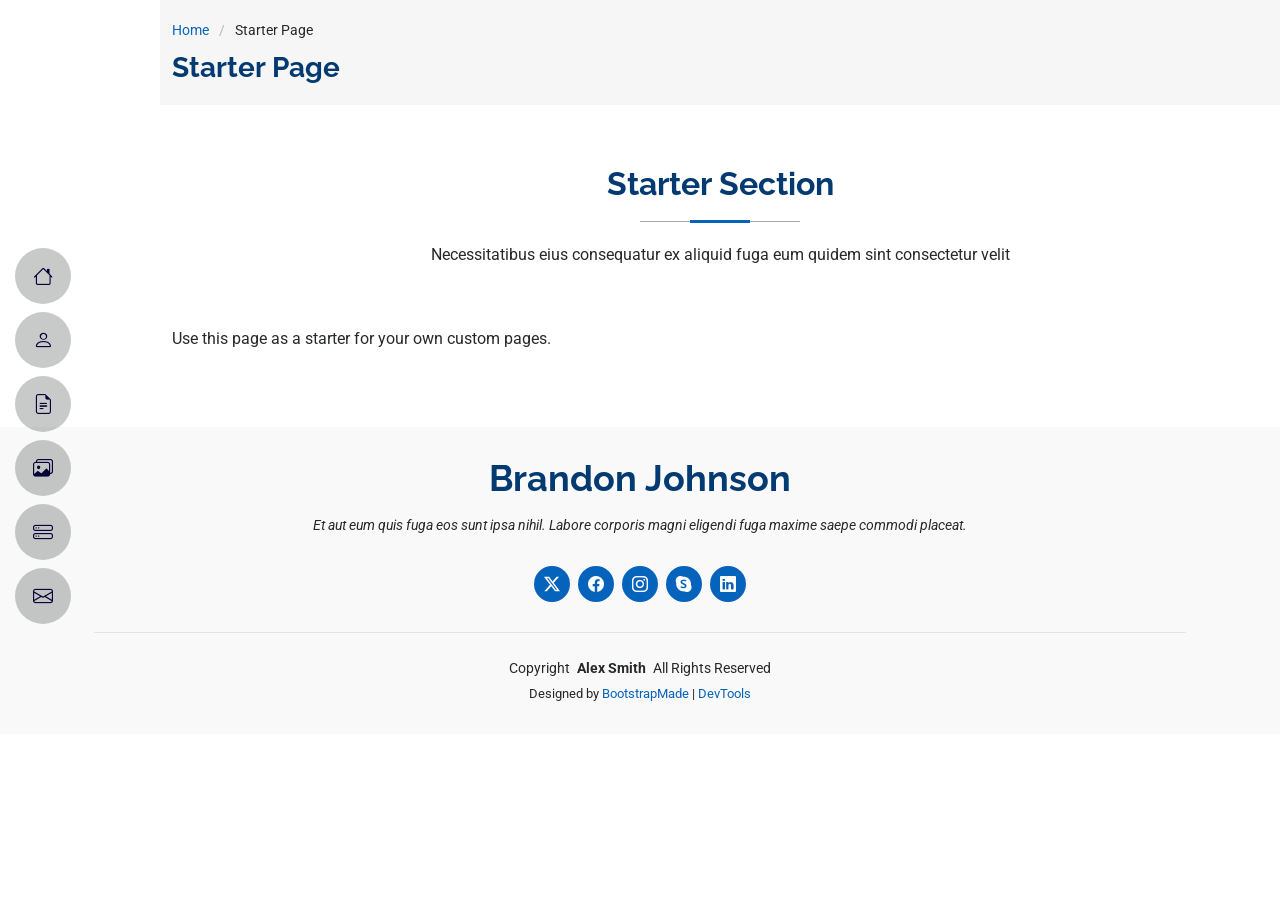
<file: starter-page.html>
<!DOCTYPE html>
<html lang="en">

<head>
  <meta charset="utf-8">
  <meta content="width=device-width, initial-scale=1.0" name="viewport">
  <title>Starter Page - MyResume Bootstrap Template</title>
  <meta content="" name="description">
  <meta content="" name="keywords">

  <!-- Favicons -->
  <link href="assets/img/favicon.png" rel="icon">
  <link href="assets/img/apple-touch-icon.png" rel="apple-touch-icon">

  <!-- Fonts -->
  <link href="https://fonts.googleapis.com" rel="preconnect">
  <link href="https://fonts.gstatic.com" rel="preconnect" crossorigin>
  <link href="https://fonts.googleapis.com/css2?family=Roboto:ital,wght@0,100;0,300;0,400;0,500;0,700;0,900;1,100;1,300;1,400;1,500;1,700;1,900&family=Poppins:ital,wght@0,100;0,200;0,300;0,400;0,500;0,600;0,700;0,800;0,900;1,100;1,200;1,300;1,400;1,500;1,600;1,700;1,800;1,900&family=Raleway:ital,wght@0,100;0,200;0,300;0,400;0,500;0,600;0,700;0,800;0,900;1,100;1,200;1,300;1,400;1,500;1,600;1,700;1,800;1,900&display=swap" rel="stylesheet">

  <!-- Vendor CSS Files -->
  <link href="assets/vendor/bootstrap/css/bootstrap.min.css" rel="stylesheet">
  <link href="assets/vendor/bootstrap-icons/bootstrap-icons.css" rel="stylesheet">
  <link href="assets/vendor/aos/aos.css" rel="stylesheet">
  <link href="assets/vendor/glightbox/css/glightbox.min.css" rel="stylesheet">
  <link href="assets/vendor/swiper/swiper-bundle.min.css" rel="stylesheet">

  <!-- Main CSS File -->
  <link href="assets/css/main.css" rel="stylesheet">

  <!-- =======================================================
  * Template Name: MyResume
  * Template URL: https://bootstrapmade.com/free-html-bootstrap-template-my-resume/
  * Updated: Jun 29 2024 with Bootstrap v5.3.3
  * Author: BootstrapMade.com
  * License: https://bootstrapmade.com/license/
  ======================================================== -->
</head>

<body class="starter-page-page">

  <header id="header" class="header d-flex flex-column justify-content-center">

    <i class="header-toggle d-xl-none bi bi-list"></i>

    <nav id="navmenu" class="navmenu">
      <ul>
        <li><a href="#hero"><i class="bi bi-house navicon"></i><span>Home</span></a></li>
        <li><a href="#about"><i class="bi bi-person navicon"></i><span>About</span></a></li>
        <li><a href="#resume"><i class="bi bi-file-earmark-text navicon"></i><span>Resume</span></a></li>
        <li><a href="#portfolio"><i class="bi bi-images navicon"></i><span>Portfolio</span></a></li>
        <li><a href="#services"><i class="bi bi-hdd-stack navicon"></i><span>Services</span></a></li>
        <li><a href="#contact"><i class="bi bi-envelope navicon"></i><span>Contact</span></a></li>
      </ul>
    </nav>

  </header>

  <main class="main">

    <!-- Page Title -->
    <div class="page-title" data-aos="fade">
      <div class="container">
        <nav class="breadcrumbs">
          <ol>
            <li><a href="index.html">Home</a></li>
            <li class="current">Starter Page</li>
          </ol>
        </nav>
        <h1>Starter Page</h1>
      </div>
    </div><!-- End Page Title -->

    <!-- Starter Section Section -->
    <section id="starter-section" class="starter-section section">

      <!-- Section Title -->
      <div class="container section-title" data-aos="fade-up">
        <h2>Starter Section</h2>
        <p>Necessitatibus eius consequatur ex aliquid fuga eum quidem sint consectetur velit</p>
      </div><!-- End Section Title -->

      <div class="container" data-aos="fade-up">
        <p>Use this page as a starter for your own custom pages.</p>
      </div>

    </section><!-- /Starter Section Section -->

  </main>

  <footer id="footer" class="footer position-relative light-background">
    <div class="container">
      <h3 class="sitename">Brandon Johnson</h3>
      <p>Et aut eum quis fuga eos sunt ipsa nihil. Labore corporis magni eligendi fuga maxime saepe commodi placeat.</p>
      <div class="social-links d-flex justify-content-center">
        <a href=""><i class="bi bi-twitter-x"></i></a>
        <a href=""><i class="bi bi-facebook"></i></a>
        <a href=""><i class="bi bi-instagram"></i></a>
        <a href=""><i class="bi bi-skype"></i></a>
        <a href=""><i class="bi bi-linkedin"></i></a>
      </div>
      <div class="container">
        <div class="copyright">
          <span>Copyright</span> <strong class="px-1 sitename">Alex Smith</strong> <span>All Rights Reserved</span>
        </div>
        <div class="credits">
          <!-- All the links in the footer should remain intact. -->
          <!-- You can delete the links only if you've purchased the pro version. -->
          <!-- Licensing information: https://bootstrapmade.com/license/ -->
          <!-- Purchase the pro version with working PHP/AJAX contact form: [buy-url] -->
          Designed by <a href="https://bootstrapmade.com/">BootstrapMade</a> | <a href="https://bootstrapmade.com/tools/">DevTools</a>
        </div>
      </div>
    </div>
  </footer>

  <!-- Scroll Top -->
  <a href="#" id="scroll-top" class="scroll-top d-flex align-items-center justify-content-center"><i class="bi bi-arrow-up-short"></i></a>

  <!-- Preloader -->
  <div id="preloader"></div>

  <!-- Vendor JS Files -->
  <script src="assets/vendor/bootstrap/js/bootstrap.bundle.min.js"></script>
  <script src="assets/vendor/php-email-form/validate.js"></script>
  <script src="assets/vendor/aos/aos.js"></script>
  <script src="assets/vendor/typed.js/typed.umd.js"></script>
  <script src="assets/vendor/purecounter/purecounter_vanilla.js"></script>
  <script src="assets/vendor/waypoints/noframework.waypoints.js"></script>
  <script src="assets/vendor/glightbox/js/glightbox.min.js"></script>
  <script src="assets/vendor/imagesloaded/imagesloaded.pkgd.min.js"></script>
  <script src="assets/vendor/isotope-layout/isotope.pkgd.min.js"></script>
  <script src="assets/vendor/swiper/swiper-bundle.min.js"></script>

  <!-- Main JS File -->
  <script src="assets/js/main.js"></script>

</body>

</html>
</file>
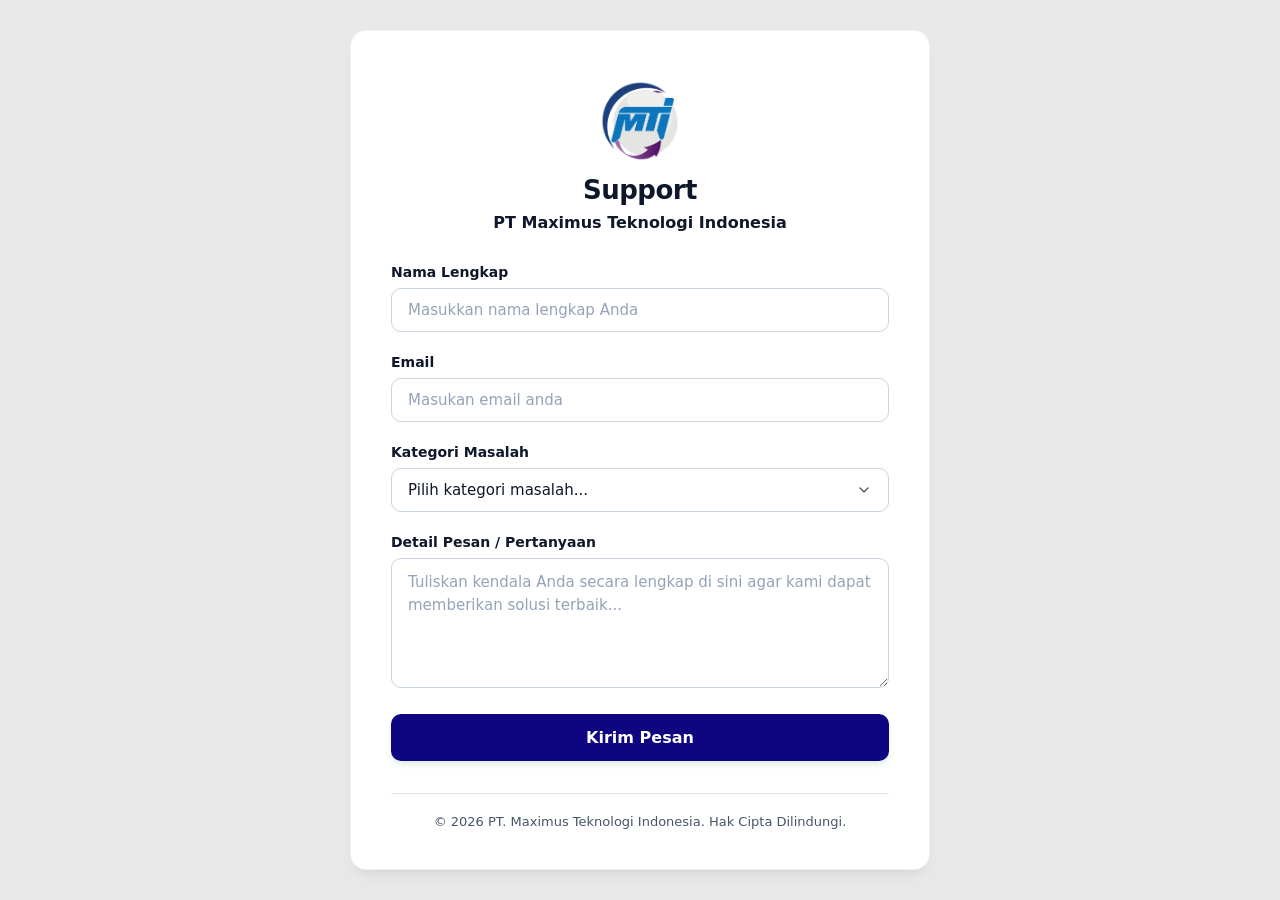
<file: Maximus/support.html>
<!DOCTYPE html>
<html lang="id">
<head>
    <meta charset="UTF-8">
    <meta name="viewport" content="width=device-width, initial-scale=1.0">
    <title>Halaman Dukungan & Kontak Form - Hubungi Kami</title>
    <style>
        /* Base Reset & Design Variables */
        * {
            box-sizing: border-box;
            margin: 0;
            padding: 0;
            font-family: 'Segoe UI', system-ui, -apple-system, sans-serif;
        }

        :root {
            --primary-color: #0f0580; /* Teal gelap yang profesional */
            --primary-hover: #0a00c4;
            --bg-color: #e9e9e9;      /* Latar belakang bernuansa cerah & segar */
            --card-bg: #ffffff;
            --text-color: #0f172a;
            --text-muted: #475569;
            --border-color: #cbd5e1;
            --focus-ring: rgba(15, 118, 110, 0.25);
        }

        body {
            background-color: var(--bg-color);
            color: var(--text-color);
            display: flex;
            justify-content: center;
            align-items: center;
            min-height: 100vh;
            padding: 24px 16px;
        }

        /* Container Card */
        .support-card {
            background-color: var(--card-bg);
            width: 100%;
            max-width: 580px;
            padding: 40px;
            border-radius: 16px;
            box-shadow: 0 10px 25px -5px rgba(0, 0, 0, 0.05), 0 8px 10px -6px rgba(0, 0, 0, 0.05);
            border: 1px solid rgba(15, 118, 110, 0.08);
        }

        /* Header & Logo */
        .header {
            text-align: center;
            margin-bottom: 32px;
        }

        }

        .logo-container svg {
            width: 42px;
            height: 42px;
            fill: var(--primary-color);
        }

        .header h1 {
            font-size: 26px;
            font-weight: 700;
            color: var(--text-color);
            margin-bottom: 8px;
            letter-spacing: -0.02em;
        }

        .header p {
            font-size: 15px;
            color: var(--text-muted);
            line-height: 1.5;
        }

        /* Form Grouping */
        .form-group {
            margin-bottom: 22px;
        }

        .form-group label {
            display: block;
            font-size: 14px;
            font-weight: 600;
            margin-bottom: 8px;
            color: var(--text-color);
        }

        /* Form Controls */
        .form-control {
            width: 100%;
            padding: 12px 16px;
            font-size: 15px;
            border: 1px solid var(--border-color);
            border-radius: 10px;
            background-color: #ffffff;
            color: var(--text-color);
            outline: none;
            transition: all 0.2s ease;
        }

        .form-control::placeholder {
            color: #94a3b8;
        }

        .form-control:focus {
            border-color: var(--primary-color);
            box-shadow: 0 0 0 4px var(--focus-ring);
        }

        select.form-control {
            appearance: none;
            background-image: url("data:image/svg+xml;charset=UTF-8,%3csvg xmlns='http://www.w3.org/2000/svg' viewBox='0 0 24 24' fill='none' stroke='%23475569' stroke-width='2' stroke-linecap='round' stroke-linejoin='round'%3e%3cpolyline points='6 9 12 15 18 9'%3e%3c/polyline%3e%3c/svg%3e");
            background-repeat: no-repeat;
            background-position: right 16px center;
            background-size: 16px;
            padding-right: 40px;
            cursor: pointer;
        }

        textarea.form-control {
            resize: vertical;
            min-height: 130px;
            line-height: 1.5;
        }

        /* Submit Button */
        .btn-submit {
            width: 100%;
            padding: 14px;
            font-size: 16px;
            font-weight: 600;
            color: #ffffff;
            background-color: var(--primary-color);
            border: none;
            border-radius: 10px;
            cursor: pointer;
            transition: all 0.2s ease;
            box-shadow: 0 4px 6px -1px rgba(15, 118, 110, 0.15);
        }

        .btn-submit:hover {
            background-color: var(--primary-hover);
            box-shadow: 0 6px 12px -2px rgba(15, 118, 110, 0.25);
        }

        .btn-submit:active {
            transform: scale(0.99);
        }

        /* Footer & Copyright */
        .footer-text {
            text-align: center;
            margin-top: 32px;
            font-size: 13px;
            color: var(--text-muted);
            border-top: 1px solid #e2e8f0;
            padding-top: 20px;
        }

        /* Responsive Breakpoints */
        @media (max-width: 500px) {
            .support-card {
                padding: 28px 20px;
                border-radius: 12px;
            }
            .header h1 {
                font-size: 22px;
            }
            .header p {
                font-size: 14px;
            }
        }
    </style>
</head>
<body>

    <div class="support-card">
        <!-- Header & Logo -->
        <div class="header">
            <div class="logo-container">
                <!-- SVG Icon Logo (Bisa disesuaikan atau diganti tag <img>) -->
                <img src="Logo Maximus-08.png" alt="Logo Maximus" style="height: 100px; width: auto;">
            </div>
            <h1>Support</h1>
            <h4>PT Maximus Teknologi Indonesia</h4>
            
        </div>

        <!-- 
            FORM SUBMISSION GUIDE:
            Ganti 'GANTI_DENGAN_ID_FORMSPREE_ANDA' dengan ID form yang Anda dapatkan secara gratis dari formspree.io
            Layanan ini akan otomatis memproses data input dan mengirimkannya langsung ke alamat email Anda.
        -->
        <form action="https://formspree.io/f/mlgvjlzg" method="POST">
            
            <!-- Nama Lengkap -->
            <div class="form-group">
                <label for="name">Nama Lengkap</label>
                <input type="text" id="name" name="Nama" class="form-control" placeholder="Masukkan nama lengkap Anda" required>
            </div>

            <!-- Alamat Email -->
            <div class="form-group">
                <label for="email">Email</label>
                <input type="email" id="email" name="Email_Pengirim" class="form-control" placeholder="Masukan email anda" required>
            </div>

            <!-- Kategori Kendala -->
            <div class="form-group">
                <label for="category">Kategori Masalah</label>
                <select id="category" name="Kategori" class="form-control" required>
                    <option value="" disabled selected>Pilih kategori masalah...</option>
                    <option value="Teknis / Bug">Masalah Teknis atau Bug</option>
                    <option value="Akun / Akses">Kendala Login & Akses Akun</option>
                    <option value="Tagihan / Billing">Pertanyaan Tagihan & Pembayaran</option>
                    <option value="Kemitraan">Penawaran & Kemitraan Bisnis</option>
                    <option value="Lainnya">Pertanyaan Umum Lainnya</option>
                </select>
            </div>

            <!-- Detail Pesan -->
            <div class="form-group">
                <label for="message">Detail Pesan / Pertanyaan</label>
                <textarea id="message" name="Isi_Pesan" class="form-control" placeholder="Tuliskan kendala Anda secara lengkap di sini agar kami dapat memberikan solusi terbaik..." required></textarea>
            </div>

            <!-- Tombol Submit -->
            <button type="submit" class="btn-submit">Kirim Pesan</button>
        </form>

        <!-- Footer -->
        <div class="footer-text">
            <p>&copy; 2026 PT. Maximus Teknologi Indonesia. Hak Cipta Dilindungi.</p>
        </div>
    </div>

</body>
</html>
</file>
<file: assets/css/main.css>
/**
* Template Name: MyResume
* Template URL: https://bootstrapmade.com/free-html-bootstrap-template-my-resume/
* Updated: Jun 29 2024 with Bootstrap v5.3.3
* Author: BootstrapMade.com
* License: https://bootstrapmade.com/license/
*/

/*--------------------------------------------------------------
# Font & Color Variables
# Help: https://bootstrapmade.com/color-system/
--------------------------------------------------------------*/
/* Fonts */
:root {
  --default-font: "Roboto",  system-ui, -apple-system, "Segoe UI", Roboto, "Helvetica Neue", Arial, "Noto Sans", "Liberation Sans", sans-serif, "Apple Color Emoji", "Segoe UI Emoji", "Segoe UI Symbol", "Noto Color Emoji";
  --heading-font: "Raleway",  sans-serif;
  --nav-font: "Poppins",  sans-serif;
}

/* Global Colors - The following color variables are used throughout the website. Updating them here will change the color scheme of the entire website */
:root { 
  --background-color: #ffffff; /* Background color for the entire website, including individual sections */
  --default-color: #272829; /* Default color used for the majority of the text content across the entire website */
  --heading-color: #033a71; /* Color for headings, subheadings and title throughout the website */
  --accent-color: #0563bb; /* Accent color that represents your brand on the website. It's used for buttons, links, and other elements that need to stand out */
  --surface-color: #ffffff; /* The surface color is used as a background of boxed elements within sections, such as cards, icon boxes, or other elements that require a visual separation from the global background. */
  --contrast-color: #ffffff; /* Contrast color for text, ensuring readability against backgrounds of accent, heading, or default colors. */
}

/* Nav Menu Colors - The following color variables are used specifically for the navigation menu. They are separate from the global colors to allow for more customization options */
:root {
  --nav-color: #060238;  /* The default color of the main navmenu links */
  --nav-hover-color: #0563bb; /* Applied to main navmenu links when they are hovered over or active */
  --nav-mobile-background-color: #ffffff; /* Used as the background color for mobile navigation menu */
  --nav-dropdown-background-color: #ffffff; /* Used as the background color for dropdown items that appear when hovering over primary navigation items */
  --nav-dropdown-color: #d4d4d4; /* Used for navigation links of the dropdown items in the navigation menu. */
  --nav-dropdown-hover-color: #0563bb; /* Similar to --nav-hover-color, this color is applied to dropdown navigation links when they are hovered over. */
}

/* Color Presets - These classes override global colors when applied to any section or element, providing reuse of the sam color scheme. */

.light-background {
  --background-color: #f9f9f9;
  --surface-color: #ffffff;
}

.dark-background {
  --background-color: #060606;
  --default-color: #ffffff;
  --heading-color: #ffffff;
  --surface-color: #252525;
  --contrast-color: #ffffff;
}

/* Smooth scroll */
:root {
  scroll-behavior: smooth;
}

/*--------------------------------------------------------------
# General Styling & Shared Classes
--------------------------------------------------------------*/
body {
  color: var(--default-color);
  background-color: var(--background-color);
  font-family: var(--default-font);
}

a {
  color: var(--accent-color);
  text-decoration: none;
  transition: 0.3s;
}

a:hover {
  color: color-mix(in srgb, var(--accent-color), transparent 25%);
  text-decoration: none;
}

h1,
h2,
h3,
h4,
h5,
h6 {
  color: var(--heading-color);
  font-family: var(--heading-font);
}

/* PHP Email Form Messages
------------------------------*/
.php-email-form .error-message {
  display: none;
  background: #df1529;
  color: #ffffff;
  text-align: left;
  padding: 15px;
  margin-bottom: 24px;
  font-weight: 600;
}

.php-email-form .sent-message {
  display: none;
  color: #ffffff;
  background: #059652;
  text-align: center;
  padding: 15px;
  margin-bottom: 24px;
  font-weight: 600;
}

.php-email-form .loading {
  display: none;
  background: var(--surface-color);
  text-align: center;
  padding: 15px;
  margin-bottom: 24px;
}

.php-email-form .loading:before {
  content: "";
  display: inline-block;
  border-radius: 50%;
  width: 24px;
  height: 24px;
  margin: 0 10px -6px 0;
  border: 3px solid var(--accent-color);
  border-top-color: var(--surface-color);
  animation: php-email-form-loading 1s linear infinite;
}

@keyframes php-email-form-loading {
  0% {
    transform: rotate(0deg);
  }

  100% {
    transform: rotate(360deg);
  }
}

/*--------------------------------------------------------------
# Global Header
--------------------------------------------------------------*/
.header {
  color: var(--default-color);
  position: fixed;
  top: 0;
  left: 0;
  bottom: 0;
  padding: 0 15px;
  transition: all ease-in-out 0.3s;
  overflow-y: auto;
  z-index: 997;
  min-width: 200px;
}

@media (max-width: 1199px) {
  .header {
    background-color: var(--background-color);
    border-right: 1px solid color-mix(in srgb, var(--default-color), transparent 90%);
    width: 300px;
    left: -100%;
  }
}

@media (min-width: 1200px) and (max-width: 1600px) {
  .header~main {
    margin-left: 160px;
  }

  .header~main .hero {
    margin-left: -160px;
    width: 100vw;
  }
}

.header.header-show {
  left: 0;
}

.header .header-toggle {
  color: var(--contrast-color);
  background-color: var(--accent-color);
  font-size: 22px;
  display: flex;
  align-items: center;
  justify-content: center;
  width: 40px;
  height: 40px;
  border-radius: 50%;
  cursor: pointer;
  position: fixed;
  top: 15px;
  right: 15px;
  z-index: 9999;
  transition: background-color 0.3s;
}

.header .header-toggle:hover {
  color: var(--contrast-color);
  background-color: color-mix(in srgb, var(--accent-color) 90%, white 15%);
}

/*--------------------------------------------------------------
# Navigation Menu
--------------------------------------------------------------*/
.navmenu {
  padding: 0;
  z-index: 9997;
}

.navmenu ul {
  list-style: none;
  padding: 0 0 20px 0;
  margin: 0;
  width: 140px;
}

.navmenu a,
.navmenu a:focus {
  color: var(--nav-color);
  font-family: var(--nav-font);
  display: flex;
  align-items: center;
  padding: 10px 18px;
  margin-bottom: 8px;
  font-size: 15px;
  border-radius: 50px;
  background: color-mix(in srgb, var(--default-color), transparent 75%);
  height: 56px;
  width: 100%;
  overflow: hidden;
  transition: 0.3s;
}

.navmenu a i,
.navmenu a:focus i {
  font-size: 20px;
}

.navmenu a span,
.navmenu a:focus span {
  padding: 0 5px 0 7px;
}

@media (min-width: 992px) {

  .navmenu a,
  .navmenu a:focus {
    max-width: 56px;
  }

  .navmenu a span,
  .navmenu a:focus span {
    display: none;
  }
}

.navmenu a:hover,
.navmenu .active,
.navmenu .active:focus,
.navmenu li:hover>a {
  color: var(--contrast-color);
  background: var(--nav-hover-color);
}

.navmenu a:hover,
.navmenu li:hover>a {
  max-width: 100%;
  color: var(--contrast-color);
}

.navmenu a:hover span,
.navmenu li:hover>a span {
  display: block;
}

/*--------------------------------------------------------------
# Global Footer
--------------------------------------------------------------*/
.footer {
  color: var(--default-color);
  background-color: var(--background-color);
  font-size: 14px;
  text-align: center;
  padding: 30px 0;
  position: relative;
}

.footer h3 {
  font-size: 36px;
  font-weight: 700;
  position: relative;
  padding: 0;
  margin: 0 0 15px 0;
}

.footer p {
  font-size: 15;
  font-style: italic;
  padding: 0;
  margin: 0 0 30px 0;
}

.footer .social-links {
  margin: 0 0 30px 0;
}

.footer .social-links a {
  font-size: 16px;
  display: flex;
  align-items: center;
  justify-content: center;
  background: var(--accent-color);
  color: var(--contrast-color);
  line-height: 1;
  margin: 0 4px;
  border-radius: 50%;
  text-align: center;
  width: 36px;
  height: 36px;
  transition: 0.3s;
}

.footer .social-links a:hover {
  background: color-mix(in srgb, var(--accent-color), transparent 20%);
  text-decoration: none;
}

.footer .copyright {
  padding-top: 25px;
  border-top: 1px solid color-mix(in srgb, var(--default-color), transparent 90%);
}

.footer .credits {
  font-size: 13px;
  padding-top: 5px;
}

/*--------------------------------------------------------------
# Preloader
--------------------------------------------------------------*/
#preloader {
  position: fixed;
  inset: 0;
  z-index: 999999;
  overflow: hidden;
  background: var(--background-color);
  transition: all 0.6s ease-out;
}

#preloader:before {
  content: "";
  position: fixed;
  top: calc(50% - 30px);
  left: calc(50% - 30px);
  border: 6px solid #ffffff;
  border-color: var(--accent-color) transparent var(--accent-color) transparent;
  border-radius: 50%;
  width: 60px;
  height: 60px;
  animation: animate-preloader 1.5s linear infinite;
}

@keyframes animate-preloader {
  0% {
    transform: rotate(0deg);
  }

  100% {
    transform: rotate(360deg);
  }
}

/*--------------------------------------------------------------
# Scroll Top Button
--------------------------------------------------------------*/
.scroll-top {
  position: fixed;
  visibility: hidden;
  opacity: 0;
  right: 15px;
  bottom: -15px;
  z-index: 99999;
  background-color: var(--accent-color);
  width: 44px;
  height: 44px;
  border-radius: 50px;
  transition: all 0.4s;
}

.scroll-top i {
  font-size: 24px;
  color: var(--contrast-color);
  line-height: 0;
}

.scroll-top:hover {
  background-color: color-mix(in srgb, var(--accent-color), transparent 20%);
  color: var(--contrast-color);
}

.scroll-top.active {
  visibility: visible;
  opacity: 1;
  bottom: 15px;
}

/*--------------------------------------------------------------
# Disable aos animation delay on mobile devices
--------------------------------------------------------------*/
@media screen and (max-width: 768px) {
  [data-aos-delay] {
    transition-delay: 0 !important;
  }
}

/*--------------------------------------------------------------
# Global Page Titles & Breadcrumbs
--------------------------------------------------------------*/
.page-title {
  --background-color: color-mix(in srgb, var(--default-color), transparent 96%);
  color: var(--default-color);
  background-color: var(--background-color);
  padding: 20px 0;
  position: relative;
}

.page-title h1 {
  font-size: 28px;
  font-weight: 700;
  margin: 0;
}

.page-title .breadcrumbs ol {
  display: flex;
  flex-wrap: wrap;
  list-style: none;
  padding: 0 0 10px 0;
  margin: 0;
  font-size: 14px;
  font-weight: 400;
}

.page-title .breadcrumbs ol li+li {
  padding-left: 10px;
}

.page-title .breadcrumbs ol li+li::before {
  content: "/";
  display: inline-block;
  padding-right: 10px;
  color: color-mix(in srgb, var(--default-color), transparent 70%);
}

/*--------------------------------------------------------------
# Global Sections
--------------------------------------------------------------*/
section,
.section {
  color: var(--default-color);
  background-color: var(--background-color);
  padding: 60px 0;
  overflow: clip;
}

/*--------------------------------------------------------------
# Global Section Titles
--------------------------------------------------------------*/
.section-title {
  text-align: center;
  padding-bottom: 60px;
  position: relative;
}

.section-title h2 {
  font-size: 32px;
  font-weight: 700;
  margin-bottom: 20px;
  padding-bottom: 20px;
  position: relative;
}

.section-title h2:before {
  content: "";
  position: absolute;
  display: block;
  width: 160px;
  height: 1px;
  background: color-mix(in srgb, var(--default-color), transparent 60%);
  left: 0;
  right: 0;
  bottom: 1px;
  margin: auto;
}

.section-title h2::after {
  content: "";
  position: absolute;
  display: block;
  width: 60px;
  height: 3px;
  background: var(--accent-color);
  left: 0;
  right: 0;
  bottom: 0;
  margin: auto;
}

.section-title p {
  margin-bottom: 0;
}

/*--------------------------------------------------------------
# Hero Section
--------------------------------------------------------------*/
.hero {
  width: 100%;
  min-height: 100vh;
  position: relative;
  padding: 80px 0;
  display: flex;
  align-items: center;
  justify-content: center;
}

.hero img {
  position: absolute;
  inset: 0;
  display: block;
  width: 100%;
  height: 100%;
  object-fit: cover;
  z-index: 1;
}

.hero:before {
  content: "";
  background: color-mix(in srgb, var(--background-color), transparent 80%);
  position: absolute;
  inset: 0;
  z-index: 2;
}

.hero .container {
  position: relative;
  z-index: 3;
}

.hero h2 {
  margin: 0;
  font-size: 64px;
  font-weight: 700;
}

.hero p {
  margin: 5px 0 0 0;
  font-size: 26px;
}

.hero p span {
  letter-spacing: 1px;
  border-bottom: 2px solid var(--accent-color);
}

.hero .social-links {
  margin-top: 25px;
}

.hero .social-links a {
  font-size: 20px;
  display: inline-block;
  color: color-mix(in srgb, var(--default-color), transparent 30%);
  line-height: 1;
  margin-right: 20px;
  transition: 0.3s;
}

.hero .social-links a:hover {
  color: var(--accent-color);
}

@media (max-width: 768px) {
  .hero h2 {
    font-size: 32px;
  }

  .hero p {
    font-size: 20px;
  }
}

/*--------------------------------------------------------------
# About Section
--------------------------------------------------------------*/
.about .content h2 {
  font-weight: 700;
  font-size: 24px;
}

.about .content ul {
  list-style: none;
  padding: 0;
}

.about .content ul li {
  margin-bottom: 20px;
  display: flex;
  align-items: center;
}

.about .content ul strong {
  margin-right: 10px;
}

.about .content ul i {
  font-size: 16px;
  margin-right: 5px;
  color: var(--accent-color);
  line-height: 0;
}

/*--------------------------------------------------------------
# Stats Section
--------------------------------------------------------------*/
.stats i {
  background-color: var(--accent-color);
  color: var(--contrast-color);
  width: 54px;
  height: 54px;
  font-size: 24px;
  border-radius: 50px;
  display: inline-flex;
  align-items: center;
  justify-content: center;
  position: relative;
  z-index: 1;
}

.stats .stats-item {
  margin-top: 10px;
  width: 100%;
  position: relative;
  text-align: center;
  z-index: 0;
}

.stats .stats-item span {
  font-size: 36px;
  display: block;
  font-weight: 700;
  color: color-mix(in srgb, var(--default-color), transparent 20%);
}

.stats .stats-item p {
  padding: 0;
  margin: 0;
  color: color-mix(in srgb, var(--default-color), transparent 50%);
  font-size: 16px;
}

/*--------------------------------------------------------------
# Skills Section
--------------------------------------------------------------*/
.skills .progress {
  height: 60px;
  display: block;
  background: none;
  border-radius: 0;
}

.skills .progress .skill {
  color: var(--heading-color);
  padding: 0;
  margin: 0 0 6px 0;
  text-transform: uppercase;
  display: block;
  font-weight: 600;
  font-family: var(--heading-font);
}

.skills .progress .skill .val {
  float: right;
  font-style: normal;
}

.skills .progress-bar-wrap {
  background: color-mix(in srgb, var(--default-color), transparent 90%);
  height: 10px;
}

.skills .progress-bar {
  width: 1px;
  height: 10px;
  transition: 0.9s;
  background-color: var(--accent-color);
}

/*--------------------------------------------------------------
# Resume Section
--------------------------------------------------------------*/
.resume .resume-title {
  color: var(--heading-color);
  font-size: 26px;
  font-weight: 700;
  margin-top: 20px;
  margin-bottom: 20px;
}

.resume .resume-item {
  padding: 0 0 20px 20px;
  margin-top: -2px;
  border-left: 2px solid var(--accent-color);
  position: relative;
}

.resume .resume-item h4 {
  line-height: 18px;
  font-size: 18px;
  font-weight: 600;
  text-transform: uppercase;
  color: color-mix(in srgb, var(--default-color), transparent 20%);
  margin-bottom: 10px;
}

.resume .resume-item h5 {
  font-size: 16px;
  padding: 5px 15px;
  display: inline-block;
  font-weight: 600;
  margin-bottom: 10px;
}

.resume .resume-item ul {
  padding-left: 20px;
}

.resume .resume-item ul li {
  padding-bottom: 10px;
}

.resume .resume-item:last-child {
  padding-bottom: 0;
}

.resume .resume-item::before {
  content: "";
  position: absolute;
  width: 16px;
  height: 16px;
  border-radius: 50px;
  left: -9px;
  top: 0;
  background: var(--background-color);
  border: 2px solid var(--accent-color);
}

/*--------------------------------------------------------------
# Portfolio Section
--------------------------------------------------------------*/
.portfolio .portfolio-filters {
  padding: 0;
  margin: 0 auto 20px auto;
  list-style: none;
  text-align: center;
}

.portfolio .portfolio-filters li {
  cursor: pointer;
  display: inline-block;
  padding: 8px 20px 10px 20px;
  margin: 0;
  font-size: 15px;
  font-weight: 500;
  line-height: 1;
  margin-bottom: 5px;
  border-radius: 50px;
  transition: all 0.3s ease-in-out;
  font-family: var(--heading-font);
}

.portfolio .portfolio-filters li:hover,
.portfolio .portfolio-filters li.filter-active {
  color: var(--contrast-color);
  background-color: var(--accent-color);
}

.portfolio .portfolio-filters li:first-child {
  margin-left: 0;
}

.portfolio .portfolio-filters li:last-child {
  margin-right: 0;
}

@media (max-width: 575px) {
  .portfolio .portfolio-filters li {
    font-size: 14px;
    margin: 0 0 10px 0;
  }
}

.portfolio .portfolio-item {
  position: relative;
  overflow: hidden;
}

.portfolio .portfolio-item .portfolio-info {
  opacity: 0;
  position: absolute;
  left: 12px;
  right: 12px;
  bottom: -100%;
  z-index: 3;
  transition: all ease-in-out 0.5s;
  background: color-mix(in srgb, var(--background-color), transparent 10%);
  padding: 15px;
}

.portfolio .portfolio-item .portfolio-info h4 {
  font-size: 18px;
  font-weight: 600;
  padding-right: 50px;
}

.portfolio .portfolio-item .portfolio-info p {
  color: color-mix(in srgb, var(--default-color), transparent 30%);
  font-size: 14px;
  margin-bottom: 0;
  padding-right: 50px;
}

.portfolio .portfolio-item .portfolio-info .preview-link,
.portfolio .portfolio-item .portfolio-info .details-link {
  position: absolute;
  right: 50px;
  font-size: 24px;
  top: calc(50% - 14px);
  color: color-mix(in srgb, var(--default-color), transparent 30%);
  transition: 0.3s;
  line-height: 0;
}

.portfolio .portfolio-item .portfolio-info .preview-link:hover,
.portfolio .portfolio-item .portfolio-info .details-link:hover {
  color: var(--accent-color);
}

.portfolio .portfolio-item .portfolio-info .details-link {
  right: 14px;
  font-size: 28px;
}

.portfolio .portfolio-item:hover .portfolio-info {
  opacity: 1;
  bottom: 0;
}

/*--------------------------------------------------------------
# Services Section
--------------------------------------------------------------*/
.services .service-item {
  background-color: var(--surface-color);
  box-shadow: 0px 5px 90px 0px rgba(0, 0, 0, 0.1);
  height: 100%;
  padding: 60px 30px;
  text-align: center;
  transition: 0.3s;
  border-radius: 5px;
}

.services .service-item .icon {
  margin: 0 auto;
  width: 100px;
  height: 100px;
  display: flex;
  align-items: center;
  justify-content: center;
  transition: ease-in-out 0.3s;
  position: relative;
}

.services .service-item .icon i {
  font-size: 36px;
  transition: 0.5s;
  position: relative;
}

.services .service-item .icon svg {
  position: absolute;
  top: 0;
  left: 0;
}

.services .service-item .icon svg path {
  transition: 0.5s;
  fill: color-mix(in srgb, var(--default-color), transparent 95%);
}

.services .service-item h3 {
  font-weight: 700;
  margin: 10px 0 15px 0;
  font-size: 22px;
}

.services .service-item p {
  line-height: 24px;
  font-size: 14px;
  margin-bottom: 0;
}

.services .service-item:hover {
  box-shadow: 0px 5px 35px 0px rgba(0, 0, 0, 0.1);
}

.services .service-item.item-cyan i {
  color: #0dcaf0;
}

.services .service-item.item-cyan:hover .icon i {
  color: #fff;
}

.services .service-item.item-cyan:hover .icon path {
  fill: #0dcaf0;
}

.services .service-item.item-orange i {
  color: #fd7e14;
}

.services .service-item.item-orange:hover .icon i {
  color: #fff;
}

.services .service-item.item-orange:hover .icon path {
  fill: #fd7e14;
}

.services .service-item.item-teal i {
  color: #20c997;
}

.services .service-item.item-teal:hover .icon i {
  color: #fff;
}

.services .service-item.item-teal:hover .icon path {
  fill: #20c997;
}

.services .service-item.item-red i {
  color: #df1529;
}

.services .service-item.item-red:hover .icon i {
  color: #fff;
}

.services .service-item.item-red:hover .icon path {
  fill: #df1529;
}

.services .service-item.item-indigo i {
  color: #6610f2;
}

.services .service-item.item-indigo:hover .icon i {
  color: #fff;
}

.services .service-item.item-indigo:hover .icon path {
  fill: #6610f2;
}

.services .service-item.item-pink i {
  color: #f3268c;
}

.services .service-item.item-pink:hover .icon i {
  color: #fff;
}

.services .service-item.item-pink:hover .icon path {
  fill: #f3268c;
}

/*--------------------------------------------------------------
# Testimonials Section
--------------------------------------------------------------*/
.testimonials .testimonials-carousel,
.testimonials .testimonials-slider {
  overflow: hidden;
}

.testimonials .testimonial-item .testimonial-content {
  border-left: 3px solid var(--accent-color);
  padding-left: 30px;
}

.testimonials .testimonial-item .testimonial-img {
  border-radius: 50%;
  border: 4px solid var(--background-color);
  margin: 0 auto;
}

.testimonials .testimonial-item h3 {
  font-size: 20px;
  font-weight: bold;
  margin: 10px 0 5px 0;
}

.testimonials .testimonial-item h4 {
  font-size: 14px;
  color: color-mix(in srgb, var(--default-color), transparent 40%);
  margin: 0 0 10px 0;
}

.testimonials .testimonial-item .stars i {
  color: #ffc107;
  margin: 0 1px;
}

.testimonials .testimonial-item .quote-icon-left,
.testimonials .testimonial-item .quote-icon-right {
  color: color-mix(in srgb, var(--accent-color), transparent 50%);
  font-size: 26px;
  line-height: 0;
}

.testimonials .testimonial-item .quote-icon-left {
  display: inline-block;
  left: -5px;
  position: relative;
}

.testimonials .testimonial-item .quote-icon-right {
  display: inline-block;
  right: -5px;
  position: relative;
  top: 10px;
  transform: scale(-1, -1);
}

.testimonials .testimonial-item p {
  font-style: italic;
}

.testimonials .swiper-wrapper {
  height: auto;
}

.testimonials .swiper-pagination {
  margin-top: 30px;
  position: relative;
}

.testimonials .swiper-pagination .swiper-pagination-bullet {
  width: 12px;
  height: 12px;
  background-color: color-mix(in srgb, var(--default-color), transparent 85%);
  opacity: 1;
}

.testimonials .swiper-pagination .swiper-pagination-bullet-active {
  background-color: var(--accent-color);
}

/*--------------------------------------------------------------
# Contact Section
--------------------------------------------------------------*/
.contact .info-item+.info-item {
  margin-top: 40px;
}

.contact .info-item i {
  color: var(--accent-color);
  background: color-mix(in srgb, var(--accent-color), transparent 92%);
  font-size: 20px;
  width: 44px;
  height: 44px;
  display: flex;
  justify-content: center;
  align-items: center;
  border-radius: 50px;
  transition: all 0.3s ease-in-out;
  margin-right: 15px;
}

.contact .info-item h3 {
  padding: 0;
  font-size: 18px;
  font-weight: 700;
  margin-bottom: 5px;
}

.contact .info-item p {
  padding: 0;
  margin-bottom: 0;
  font-size: 14px;
}

.contact .info-item:hover i {
  background: var(--accent-color);
  color: var(--contrast-color);
}

.contact .php-email-form {
  height: 100%;
}

.contact .php-email-form input[type=text],
.contact .php-email-form input[type=email],
.contact .php-email-form textarea {
  font-size: 14px;
  padding: 10px 15px;
  box-shadow: none;
  border-radius: 0;
  color: var(--default-color);
  background-color: color-mix(in srgb, var(--background-color), transparent 50%);
  border-color: color-mix(in srgb, var(--default-color), transparent 80%);
}

.contact .php-email-form input[type=text]:focus,
.contact .php-email-form input[type=email]:focus,
.contact .php-email-form textarea:focus {
  border-color: var(--accent-color);
}

.contact .php-email-form input[type=text]::placeholder,
.contact .php-email-form input[type=email]::placeholder,
.contact .php-email-form textarea::placeholder {
  color: color-mix(in srgb, var(--default-color), transparent 70%);
}

.contact .php-email-form button[type=submit] {
  color: var(--contrast-color);
  background: var(--accent-color);
  border: 0;
  padding: 10px 30px;
  transition: 0.4s;
  border-radius: 50px;
}

.contact .php-email-form button[type=submit]:hover {
  background: color-mix(in srgb, var(--accent-color), transparent 25%);
}

/*--------------------------------------------------------------
# Portfolio Details Section
--------------------------------------------------------------*/
.portfolio-details .portfolio-details-slider img {
  width: 100%;
}

.portfolio-details .swiper-wrapper {
  height: auto;
}

.portfolio-details .swiper-button-prev,
.portfolio-details .swiper-button-next {
  width: 48px;
  height: 48px;
}

.portfolio-details .swiper-button-prev:after,
.portfolio-details .swiper-button-next:after {
  color: rgba(255, 255, 255, 0.8);
  background-color: rgba(0, 0, 0, 0.15);
  font-size: 24px;
  border-radius: 50%;
  width: 48px;
  height: 48px;
  display: flex;
  align-items: center;
  justify-content: center;
  transition: 0.3s;
}

.portfolio-details .swiper-button-prev:hover:after,
.portfolio-details .swiper-button-next:hover:after {
  background-color: rgba(0, 0, 0, 0.3);
}

@media (max-width: 575px) {

  .portfolio-details .swiper-button-prev,
  .portfolio-details .swiper-button-next {
    display: none;
  }
}

.portfolio-details .swiper-pagination {
  margin-top: 20px;
  position: relative;
}

.portfolio-details .swiper-pagination .swiper-pagination-bullet {
  width: 10px;
  height: 10px;
  background-color: color-mix(in srgb, var(--default-color), transparent 85%);
  opacity: 1;
}

.portfolio-details .swiper-pagination .swiper-pagination-bullet-active {
  background-color: var(--accent-color);
}

.portfolio-details .portfolio-info h3 {
  font-size: 22px;
  font-weight: 700;
  margin-bottom: 20px;
  padding-bottom: 20px;
  position: relative;
}

.portfolio-details .portfolio-info h3:after {
  content: "";
  position: absolute;
  display: block;
  width: 50px;
  height: 3px;
  background: var(--accent-color);
  left: 0;
  bottom: 0;
}

.portfolio-details .portfolio-info ul {
  list-style: none;
  padding: 0;
  font-size: 15px;
}

.portfolio-details .portfolio-info ul li {
  display: flex;
  flex-direction: column;
  padding-bottom: 15px;
}

.portfolio-details .portfolio-info ul strong {
  text-transform: uppercase;
  font-weight: 400;
  color: color-mix(in srgb, var(--default-color), transparent 50%);
  font-size: 14px;
}

.portfolio-details .portfolio-info .btn-visit {
  padding: 8px 40px;
  background: var(--accent-color);
  color: var(--contrast-color);
  border-radius: 50px;
  transition: 0.3s;
}

.portfolio-details .portfolio-info .btn-visit:hover {
  background: color-mix(in srgb, var(--accent-color), transparent 20%);
}

.portfolio-details .portfolio-description h2 {
  font-size: 26px;
  font-weight: 700;
  margin-bottom: 20px;
}

.portfolio-details .portfolio-description p {
  padding: 0;
}

.portfolio-details .portfolio-description .testimonial-item {
  padding: 30px 30px 0 30px;
  position: relative;
  background: color-mix(in srgb, var(--default-color), transparent 97%);
  margin-bottom: 50px;
}

.portfolio-details .portfolio-description .testimonial-item .testimonial-img {
  width: 90px;
  border-radius: 50px;
  border: 6px solid var(--background-color);
  float: left;
  margin: 0 10px 0 0;
}

.portfolio-details .portfolio-description .testimonial-item h3 {
  font-size: 18px;
  font-weight: bold;
  margin: 15px 0 5px 0;
  padding-top: 20px;
}

.portfolio-details .portfolio-description .testimonial-item h4 {
  font-size: 14px;
  color: #6c757d;
  margin: 0;
}

.portfolio-details .portfolio-description .testimonial-item .quote-icon-left,
.portfolio-details .portfolio-description .testimonial-item .quote-icon-right {
  color: color-mix(in srgb, var(--accent-color), transparent 50%);
  font-size: 26px;
  line-height: 0;
}

.portfolio-details .portfolio-description .testimonial-item .quote-icon-left {
  display: inline-block;
  left: -5px;
  position: relative;
}

.portfolio-details .portfolio-description .testimonial-item .quote-icon-right {
  display: inline-block;
  right: -5px;
  position: relative;
  top: 10px;
  transform: scale(-1, -1);
}

.portfolio-details .portfolio-description .testimonial-item p {
  font-style: italic;
  margin: 0 0 15px 0 0 0;
  padding: 0;
}

/*--------------------------------------------------------------
# Service Details Section
--------------------------------------------------------------*/
.service-details .service-box {
  padding: 20px;
  box-shadow: 0px 2px 20px rgba(0, 0, 0, 0.1);
}

.service-details .service-box+.service-box {
  margin-top: 30px;
}

.service-details .service-box h4 {
  font-size: 20px;
  font-weight: 700;
  border-bottom: 2px solid color-mix(in srgb, var(--default-color), transparent 92%);
  padding-bottom: 15px;
  margin-bottom: 15px;
}

.service-details .services-list a {
  color: color-mix(in srgb, var(--default-color), transparent 20%);
  background-color: color-mix(in srgb, var(--default-color), transparent 96%);
  display: flex;
  align-items: center;
  padding: 12px 15px;
  margin-top: 15px;
  transition: 0.3s;
}

.service-details .services-list a:first-child {
  margin-top: 0;
}

.service-details .services-list a i {
  font-size: 16px;
  margin-right: 8px;
  color: var(--accent-color);
}

.service-details .services-list a.active {
  color: var(--contrast-color);
  background-color: var(--accent-color);
}

.service-details .services-list a.active i {
  color: var(--contrast-color);
}

.service-details .services-list a:hover {
  background-color: color-mix(in srgb, var(--accent-color), transparent 95%);
  color: var(--accent-color);
}

.service-details .download-catalog a {
  color: var(--default-color);
  display: flex;
  align-items: center;
  padding: 10px 0;
  transition: 0.3s;
  border-top: 1px solid color-mix(in srgb, var(--default-color), transparent 90%);
}

.service-details .download-catalog a:first-child {
  border-top: 0;
  padding-top: 0;
}

.service-details .download-catalog a:last-child {
  padding-bottom: 0;
}

.service-details .download-catalog a i {
  font-size: 24px;
  margin-right: 8px;
  color: var(--accent-color);
}

.service-details .download-catalog a:hover {
  color: var(--accent-color);
}

.service-details .help-box {
  background-color: var(--accent-color);
  color: var(--contrast-color);
  margin-top: 30px;
  padding: 30px 15px;
}

.service-details .help-box .help-icon {
  font-size: 48px;
}

.service-details .help-box h4,
.service-details .help-box a {
  color: var(--contrast-color);
}

.service-details .services-img {
  margin-bottom: 20px;
}

.service-details h3 {
  font-size: 26px;
  font-weight: 700;
}

.service-details p {
  font-size: 15px;
}

.service-details ul {
  list-style: none;
  padding: 0;
  font-size: 15px;
}

.service-details ul li {
  padding: 5px 0;
  display: flex;
  align-items: center;
}

.service-details ul i {
  font-size: 20px;
  margin-right: 8px;
  color: var(--accent-color);
}

/*--------------------------------------------------------------
# Starter Section Section
--------------------------------------------------------------*/
.starter-section {
  /* Add your styles here */
}
</file>
